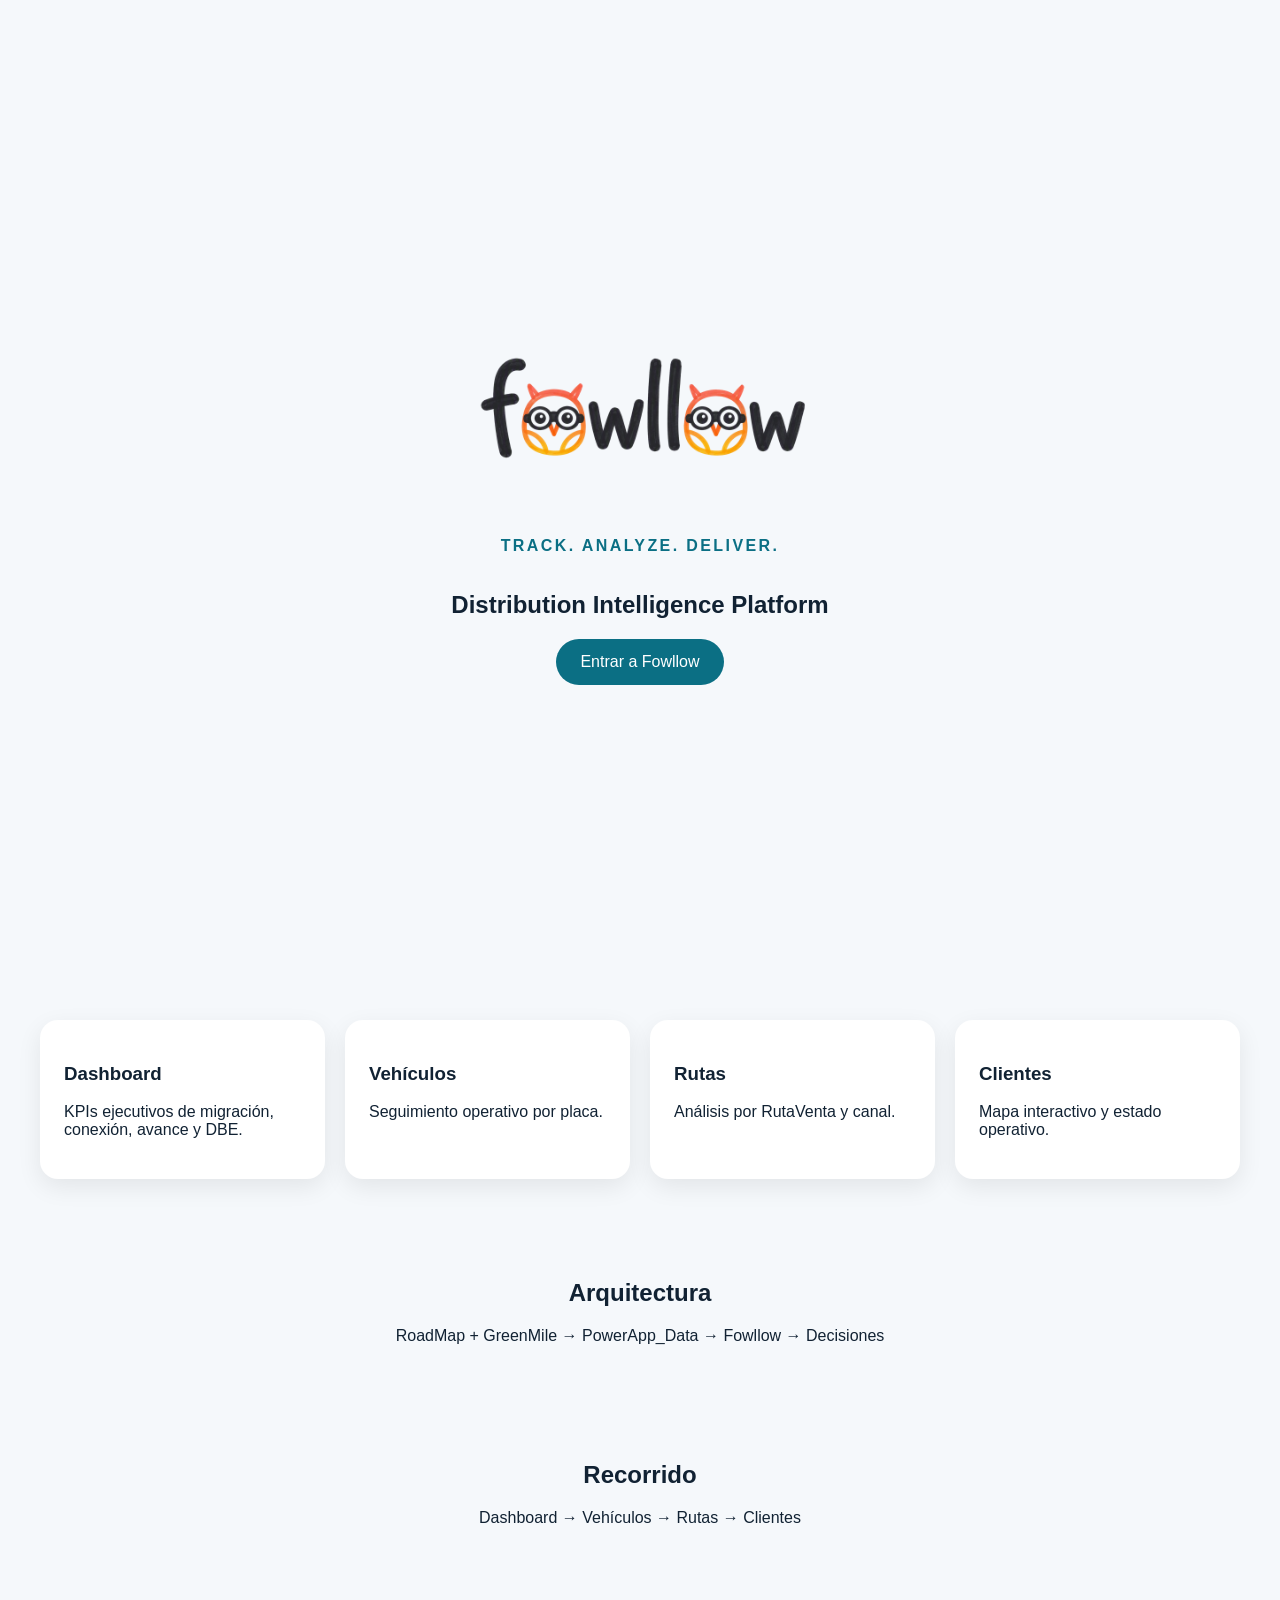
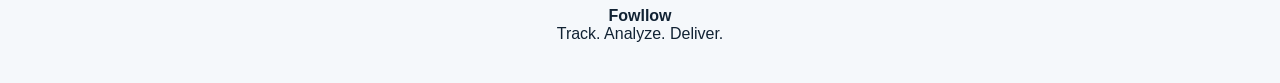
<file: index.html>
<!DOCTYPE html>
<html lang="es">
<head>
<meta charset="UTF-8">
<meta name="viewport" content="width=device-width, initial-scale=1">
<link rel="icon" type="image/png" href="assets/img/favicon.png">
<title>Fowllow | Distribution Intelligence</title>
<link rel="stylesheet" href="assets/css/index.css">
</head>
<body>
<section class="hero">
<img src="assets/img/Ofowllow.png" alt="Fowllow" class="logo">
<p class="tag">Track. Analyze. Deliver.</p>
<h1>Distribution Intelligence Platform</h1>
<a class="cta" href="pages/dashboard.html">Entrar a Fowllow</a>
</section>
<section class="features">
<div class="card"><h3>Dashboard</h3><p>KPIs ejecutivos de migración, conexión, avance y DBE.</p></div>
<div class="card"><h3>Vehículos</h3><p>Seguimiento operativo por placa.</p></div>
<div class="card"><h3>Rutas</h3><p>Análisis por RutaVenta y canal.</p></div>
<div class="card"><h3>Clientes</h3><p>Mapa interactivo y estado operativo.</p></div>
</section>
<section class="architecture">
<h2>Arquitectura</h2>
<p>RoadMap + GreenMile → PowerApp_Data → Fowllow → Decisiones</p>
</section>
<section class="journey">
<h2>Recorrido</h2>
<div>Dashboard → Vehículos → Rutas → Clientes</div>
</section>
<footer>
<strong>Fowllow</strong><br>
Track. Analyze. Deliver.
</footer>
</body>
</html>
</file>
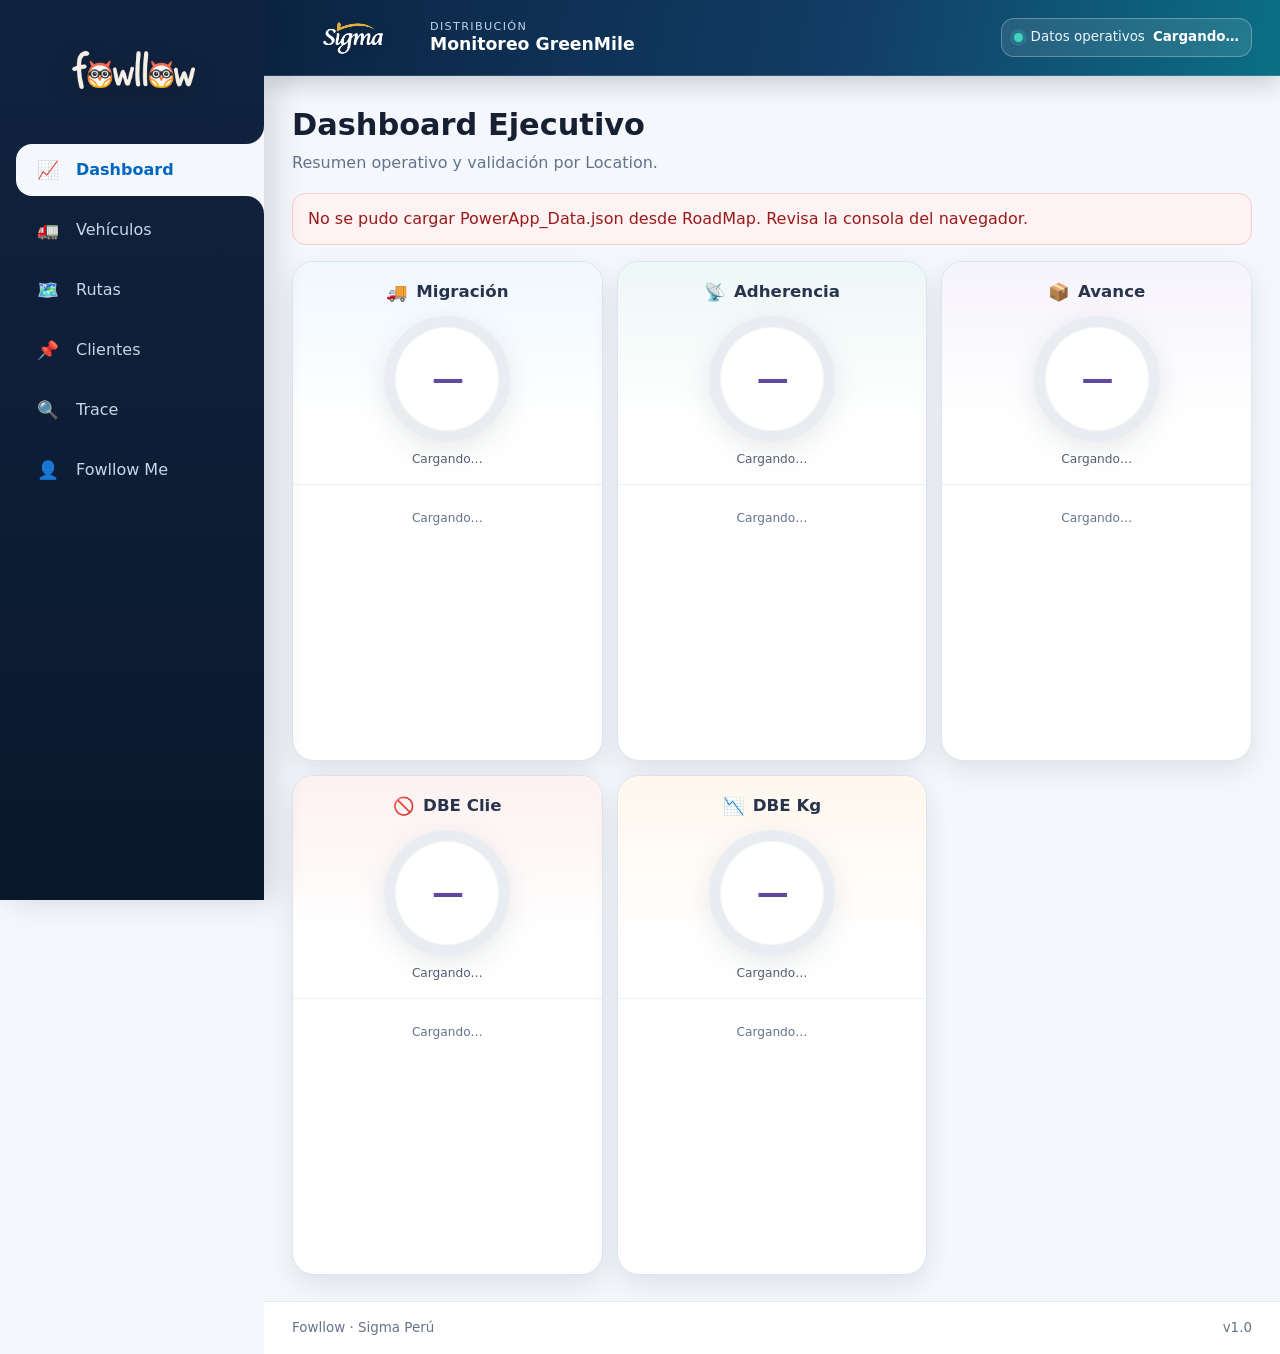
<file: pages/dashboard.html>
<!DOCTYPE html>
<html lang="es">
<head>
  <meta charset="UTF-8">
  <meta name="viewport" content="width=device-width,initial-scale=1">
  <link rel="icon" type="image/png" href="../assets/img/favicon.png">
  <meta name="description" content="Dashboard operativo GreenMile y RoadMap">
  <title>Dashboard | Monitoreo GreenMile</title>
  <link rel="stylesheet" href="../components/theme.css?v=9">
  <link rel="stylesheet" href="../components/main.css?v=9">
  <link rel="stylesheet" href="../components/layout.css?v=9">
  <link rel="stylesheet" href="../components/components.css?v=9">
  <link rel="stylesheet" href="../assets/css/sidebar-notch.css?v=9">
  <link rel="stylesheet" href="../assets/css/dashboard.css?v=9">
</head>
<body data-page="dashboard">
  <div id="sidebar"></div>
  <div class="gm-shell">
    <div id="navbar"></div>
    <main class="gm-content">
      <header class="gm-heading"><h1>Dashboard Ejecutivo</h1><p>Resumen operativo y validación por Location.</p></header>
      <div id="dashboardError" class="gm-alert" role="alert" hidden></div>
      <section class="gm-kpi-grid" aria-label="Indicadores principales">
        <article class="gm-kpi-card gm-kpi-card--migration"><header class="gm-kpi-card__summary"><h2 class="gm-kpi-card__title"><span class="gm-kpi-card__icon" aria-hidden="true">🚚</span>Migración</h2><div id="migrationGauge" class="gm-gauge"><p id="migrationValue" class="gm-gauge__value">—</p></div><p id="migrationDetail" class="gm-kpi-card__detail">Cargando…</p></header><div id="migrationBreakdown" class="gm-breakdown"><p class="gm-empty">Cargando…</p></div></article>
        <article class="gm-kpi-card gm-kpi-card--connection"><header class="gm-kpi-card__summary"><h2 class="gm-kpi-card__title"><span class="gm-kpi-card__icon" aria-hidden="true">📡</span>Adherencia</h2><div id="connectionGauge" class="gm-gauge"><p id="connectionValue" class="gm-gauge__value">—</p></div><p id="connectionDetail" class="gm-kpi-card__detail">Cargando…</p></header><div id="connectionBreakdown" class="gm-breakdown"><p class="gm-empty">Cargando…</p></div></article>
        <article class="gm-kpi-card gm-kpi-card--progress"><header class="gm-kpi-card__summary"><h2 class="gm-kpi-card__title"><span class="gm-kpi-card__icon" aria-hidden="true">📦</span>Avance</h2><div id="progressGauge" class="gm-gauge"><p id="progressValue" class="gm-gauge__value">—</p></div><p id="progressDetail" class="gm-kpi-card__detail">Cargando…</p></header><div id="progressBreakdown" class="gm-breakdown"><p class="gm-empty">Cargando…</p></div></article>
        <article class="gm-kpi-card gm-kpi-card--client"><header class="gm-kpi-card__summary"><h2 class="gm-kpi-card__title"><span class="gm-kpi-card__icon" aria-hidden="true">🚫</span>DBE Clie</h2><div id="dbeClientGauge" class="gm-gauge"><p id="dbeClientValue" class="gm-gauge__value">—</p></div><p id="dbeClientDetail" class="gm-kpi-card__detail">Cargando…</p></header><div id="dbeClientBreakdown" class="gm-breakdown"><p class="gm-empty">Cargando…</p></div></article>
        <article class="gm-kpi-card gm-kpi-card--kg"><header class="gm-kpi-card__summary"><h2 class="gm-kpi-card__title"><span class="gm-kpi-card__icon" aria-hidden="true">📉</span>DBE Kg</h2><div id="dbeKgGauge" class="gm-gauge"><p id="dbeKgValue" class="gm-gauge__value">—</p></div><p id="dbeKgDetail" class="gm-kpi-card__detail">Cargando…</p></header><div id="dbeKgBreakdown" class="gm-breakdown"><p class="gm-empty">Cargando…</p></div></article>
      </section>
    </main>
    <div id="footer"></div>
  </div>
  <script src="../assets/js/load-components.js?v=9"></script>
  <script type="module" src="../assets/js/dashboard.js?v=9"></script>
</body>
</html>
</file>
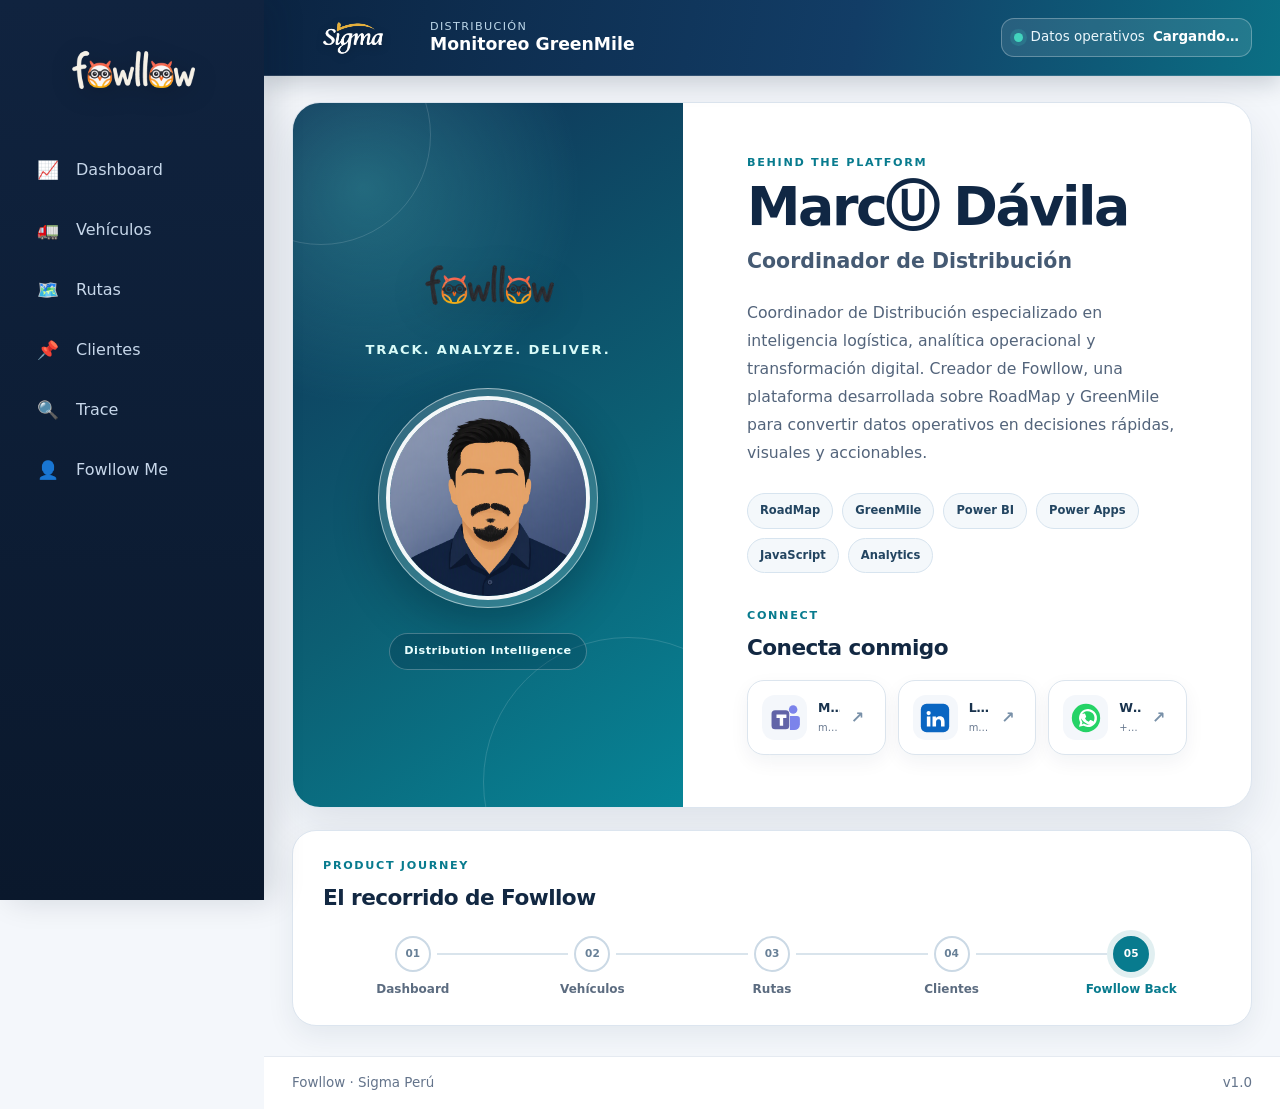
<file: pages/fowllow-back.html>
<!DOCTYPE html>
<html lang="es">
<head>
  <meta charset="UTF-8">
  <meta name="viewport" content="width=device-width, initial-scale=1">
  <meta name="description" content="Perfil del creador de Fowllow y canales de contacto.">
  <title>Fowllow Back | Monitoreo GreenMile</title>
  <link rel="stylesheet" href="../components/theme.css?v=back-final">
  <link rel="stylesheet" href="../components/main.css?v=back-final">
  <link rel="stylesheet" href="../components/layout.css?v=back-final">
  <link rel="stylesheet" href="../components/components.css?v=back-final">
  <link rel="stylesheet" href="../assets/css/sidebar-notch.css?v=back-final">
  <link rel="stylesheet" href="../assets/css/fowllow-back.css?v=back-final">
</head>
<body data-page="fowllow-back">
  <div id="sidebar"></div>
  <div class="gm-shell">
    <div id="navbar"></div>

    <main class="gm-content fb-page">
      <section class="fb-card" aria-labelledby="profileName">
        <div class="fb-card__visual">
          <img class="fb-logo" src="../assets/img/Ofowllow.png" alt="Fowllow">
          <p class="fb-tag">Track. Analyze. Deliver.</p>

          <div class="fb-avatar-shell">
            <img src="../assets/img/Avatar.png" alt="Avatar de MarcⓊ Dávila" class="fb-avatar">
          </div>
          <span class="fb-signature">Distribution Intelligence</span>
        </div>

        <div class="fb-card__content">
          <p class="fb-kicker">Behind the platform</p>
          <h1 id="profileName">MarcⓊ Dávila</h1>
          <p class="fb-role">Coordinador de Distribución</p>

          <p class="fb-description">Coordinador de Distribución especializado en inteligencia logística, analítica operacional y transformación digital. Creador de Fowllow, una plataforma desarrollada sobre RoadMap y GreenMile para convertir datos operativos en decisiones rápidas, visuales y accionables.</p>

          <div class="fb-stack" aria-label="Tecnologías de Fowllow">
            <span>RoadMap</span>
            <span>GreenMile</span>
            <span>Power BI</span>
            <span>Power Apps</span>
            <span>JavaScript</span>
            <span>Analytics</span>
          </div>

          <section class="fb-connect" aria-labelledby="connectTitle">
            <p class="fb-kicker">Connect</p>
            <h2 id="connectTitle">Conecta conmigo</h2>

            <div class="fb-contact-grid">
              <a class="fb-contact fb-contact--teams" href="https://teams.microsoft.com/l/chat/0/0?users=mdavilab@sigma-alimentos.com" target="_blank" rel="noopener noreferrer" aria-label="Abrir Microsoft Teams">
                <span class="fb-contact__icon" aria-hidden="true">
                  <svg viewBox="0 0 48 48">
                    <rect x="5" y="13" width="25" height="27" rx="5" fill="#6264A7"/>
                    <path d="M12 19h14v5h-4.6v11h-4.8V24H12z" fill="#fff"/>
                    <circle cx="35.5" cy="12" r="6" fill="#7B83EB"/>
                    <path d="M31 21h10a4 4 0 0 1 4 4v8a8 8 0 0 1-8 8h-6z" fill="#7B83EB"/>
                  </svg>
                </span>
                <span class="fb-contact__text"><strong>Microsoft Teams</strong><small>mdavilab@sigma-alimentos.com</small></span>
                <span class="fb-contact__arrow" aria-hidden="true">↗</span>
              </a>

              <a class="fb-contact fb-contact--linkedin" href="https://www.linkedin.com/in/marco-davila-barrios" target="_blank" rel="noopener noreferrer" aria-label="Abrir LinkedIn">
                <span class="fb-contact__icon" aria-hidden="true">
                  <svg viewBox="0 0 48 48">
                    <rect x="4" y="4" width="40" height="40" rx="8" fill="#0A66C2"/>
                    <circle cx="15" cy="17" r="3" fill="#fff"/>
                    <path d="M12.5 22h5v14h-5zm8 0h4.8v1.9c1.4-1.8 3.2-2.5 5.5-2.5 5 0 6.7 3.2 6.7 8.1V36h-5v-5.8c0-2.8-.6-4.6-3.3-4.6-3 0-3.7 2.1-3.7 4.9V36h-5z" fill="#fff"/>
                  </svg>
                </span>
                <span class="fb-contact__text"><strong>LinkedIn</strong><small>marco-davila-barrios</small></span>
                <span class="fb-contact__arrow" aria-hidden="true">↗</span>
              </a>

              <a class="fb-contact fb-contact--whatsapp" href="https://wa.me/51946397037" target="_blank" rel="noopener noreferrer" aria-label="Abrir WhatsApp">
                <span class="fb-contact__icon" aria-hidden="true">
                  <svg viewBox="0 0 48 48">
                    <circle cx="24" cy="24" r="20" fill="#25D366"/>
                    <path d="M14.1 36.3l1.7-6A12.7 12.7 0 1 1 20.5 35zm6.7-4.7.4.2a9.5 9.5 0 1 0-2.4-2.3l.3.5-.9 3.1z" fill="#fff"/>
                    <path d="M20.1 18.5c.3-.7.7-.7 1.1-.7h.8c.3 0 .6.1.8.7l1.3 3.1c.2.5.1.8-.2 1.2l-1 1.2c-.3.3-.2.6 0 1 1 1.7 2.4 3.1 4.2 4 .4.2.7.2 1-.2l1.5-1.8c.3-.4.7-.4 1.1-.2l3 1.4c.5.2.7.4.7.7 0 .5-.3 2.6-1.7 3.6-1.1.8-2.5 1.2-4 .8-1.1-.3-4.9-1.5-8.2-4.5-2.6-2.3-4.3-5.2-4.8-6.1-.5-.9-.1-3.3.4-4.2z" fill="#fff"/>
                  </svg>
                </span>
                <span class="fb-contact__text"><strong>WhatsApp</strong><small>+51 946 397 037</small></span>
                <span class="fb-contact__arrow" aria-hidden="true">↗</span>
              </a>
            </div>
          </section>
        </div>
      </section>

      <section class="fb-journey" aria-labelledby="journeyTitle">
        <div>
          <p class="fb-kicker">Product journey</p>
          <h2 id="journeyTitle">El recorrido de Fowllow</h2>
        </div>
        <ol class="fb-timeline">
          <li><span>01</span><strong>Dashboard</strong></li>
          <li><span>02</span><strong>Vehículos</strong></li>
          <li><span>03</span><strong>Rutas</strong></li>
          <li><span>04</span><strong>Clientes</strong></li>
          <li class="is-current"><span>05</span><strong>Fowllow Back</strong></li>
        </ol>
      </section>
    </main>

    <div id="footer"></div>
  </div>

  <script src="../assets/js/load-components.js?v=back-final"></script>
</body>
</html>
</file>
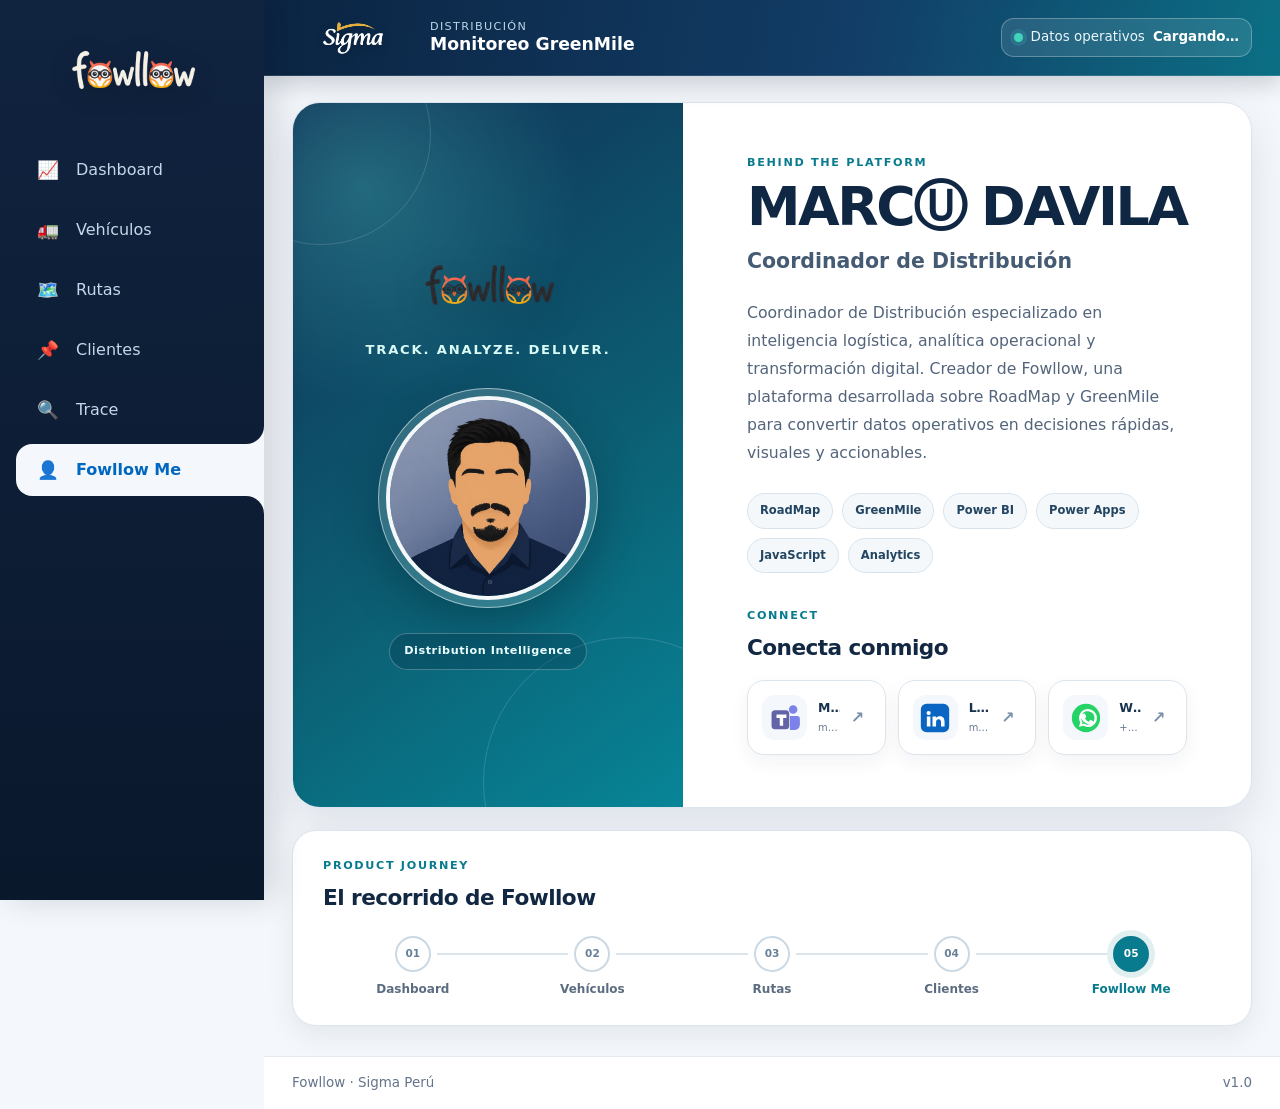
<file: pages/fowllow-me.html>
<!DOCTYPE html>
<html lang="es">
<head>
  <meta charset="UTF-8">
  <meta name="viewport" content="width=device-width, initial-scale=1">
  <link rel="icon" type="image/png" href="../assets/img/favicon.png">
  <meta name="description" content="Perfil del creador de Fowllow y canales de contacto.">
  <title>Fowllow Me | Monitoreo GreenMile</title>
  <link rel="stylesheet" href="../components/theme.css?v=back-final">
  <link rel="stylesheet" href="../components/main.css?v=back-final">
  <link rel="stylesheet" href="../components/layout.css?v=back-final">
  <link rel="stylesheet" href="../components/components.css?v=back-final">
  <link rel="stylesheet" href="../assets/css/sidebar-notch.css?v=back-final">
  <link rel="stylesheet" href="../assets/css/fowllow-me.css?v=back-final">
</head>
<body data-page="fowllow-me">
  <div id="sidebar"></div>
  <div class="gm-shell">
    <div id="navbar"></div>

    <main class="gm-content fb-page">
      <section class="fb-card" aria-labelledby="profileName">
        <div class="fb-card__visual">
          <img class="fb-logo" src="../assets/img/Ofowllow.png" alt="Fowllow">
          <p class="fb-tag">Track. Analyze. Deliver.</p>

          <div class="fb-avatar-shell">
            <img src="../assets/img/Avatar.png" alt="Avatar de MarcⓊ Dávila" class="fb-avatar">
          </div>
          <span class="fb-signature">Distribution Intelligence</span>
        </div>

        <div class="fb-card__content">
          <p class="fb-kicker">Behind the platform</p>
          <h1 id="profileName">MARCⓊ DAVILA</h1>
          <p class="fb-role">Coordinador de Distribución</p>

          <p class="fb-description">Coordinador de Distribución especializado en inteligencia logística, analítica operacional y transformación digital. Creador de Fowllow, una plataforma desarrollada sobre RoadMap y GreenMile para convertir datos operativos en decisiones rápidas, visuales y accionables.</p>

          <div class="fb-stack" aria-label="Tecnologías de Fowllow">
            <span>RoadMap</span>
            <span>GreenMile</span>
            <span>Power BI</span>
            <span>Power Apps</span>
            <span>JavaScript</span>
            <span>Analytics</span>
          </div>

          <section class="fb-connect" aria-labelledby="connectTitle">
            <p class="fb-kicker">Connect</p>
            <h2 id="connectTitle">Conecta conmigo</h2>

            <div class="fb-contact-grid">
              <a class="fb-contact fb-contact--teams" href="https://teams.microsoft.com/l/chat/0/0?users=mdavilab@sigma-alimentos.com" target="_blank" rel="noopener noreferrer" aria-label="Abrir Microsoft Teams">
                <span class="fb-contact__icon" aria-hidden="true">
                  <svg viewBox="0 0 48 48">
                    <rect x="5" y="13" width="25" height="27" rx="5" fill="#6264A7"/>
                    <path d="M12 19h14v5h-4.6v11h-4.8V24H12z" fill="#fff"/>
                    <circle cx="35.5" cy="12" r="6" fill="#7B83EB"/>
                    <path d="M31 21h10a4 4 0 0 1 4 4v8a8 8 0 0 1-8 8h-6z" fill="#7B83EB"/>
                  </svg>
                </span>
                <span class="fb-contact__text"><strong>Microsoft Teams</strong><small>mdavilab@sigma-alimentos.com</small></span>
                <span class="fb-contact__arrow" aria-hidden="true">↗</span>
              </a>

              <a class="fb-contact fb-contact--linkedin" href="https://www.linkedin.com/in/marco-davila-barrios" target="_blank" rel="noopener noreferrer" aria-label="Abrir LinkedIn">
                <span class="fb-contact__icon" aria-hidden="true">
                  <svg viewBox="0 0 48 48">
                    <rect x="4" y="4" width="40" height="40" rx="8" fill="#0A66C2"/>
                    <circle cx="15" cy="17" r="3" fill="#fff"/>
                    <path d="M12.5 22h5v14h-5zm8 0h4.8v1.9c1.4-1.8 3.2-2.5 5.5-2.5 5 0 6.7 3.2 6.7 8.1V36h-5v-5.8c0-2.8-.6-4.6-3.3-4.6-3 0-3.7 2.1-3.7 4.9V36h-5z" fill="#fff"/>
                  </svg>
                </span>
                <span class="fb-contact__text"><strong>LinkedIn</strong><small>marco-davila-barrios</small></span>
                <span class="fb-contact__arrow" aria-hidden="true">↗</span>
              </a>

              <a class="fb-contact fb-contact--whatsapp" href="https://wa.me/51946397037" target="_blank" rel="noopener noreferrer" aria-label="Abrir WhatsApp">
                <span class="fb-contact__icon" aria-hidden="true">
                  <svg viewBox="0 0 48 48">
                    <circle cx="24" cy="24" r="20" fill="#25D366"/>
                    <path d="M14.1 36.3l1.7-6A12.7 12.7 0 1 1 20.5 35zm6.7-4.7.4.2a9.5 9.5 0 1 0-2.4-2.3l.3.5-.9 3.1z" fill="#fff"/>
                    <path d="M20.1 18.5c.3-.7.7-.7 1.1-.7h.8c.3 0 .6.1.8.7l1.3 3.1c.2.5.1.8-.2 1.2l-1 1.2c-.3.3-.2.6 0 1 1 1.7 2.4 3.1 4.2 4 .4.2.7.2 1-.2l1.5-1.8c.3-.4.7-.4 1.1-.2l3 1.4c.5.2.7.4.7.7 0 .5-.3 2.6-1.7 3.6-1.1.8-2.5 1.2-4 .8-1.1-.3-4.9-1.5-8.2-4.5-2.6-2.3-4.3-5.2-4.8-6.1-.5-.9-.1-3.3.4-4.2z" fill="#fff"/>
                  </svg>
                </span>
                <span class="fb-contact__text"><strong>WhatsApp</strong><small>+51 946 397 037</small></span>
                <span class="fb-contact__arrow" aria-hidden="true">↗</span>
              </a>
            </div>
          </section>
        </div>
      </section>

      <section class="fb-journey" aria-labelledby="journeyTitle">
        <div>
          <p class="fb-kicker">Product journey</p>
          <h2 id="journeyTitle">El recorrido de Fowllow</h2>
        </div>
        <ol class="fb-timeline">
          <li><span>01</span><strong>Dashboard</strong></li>
          <li><span>02</span><strong>Vehículos</strong></li>
          <li><span>03</span><strong>Rutas</strong></li>
          <li><span>04</span><strong>Clientes</strong></li>
          <li class="is-current"><span>05</span><strong>Fowllow Me</strong></li>
        </ol>
      </section>
    </main>

    <div id="footer"></div>
  </div>

  <script src="../assets/js/load-components.js?v=back-final"></script>
</body>
</html>
</file>
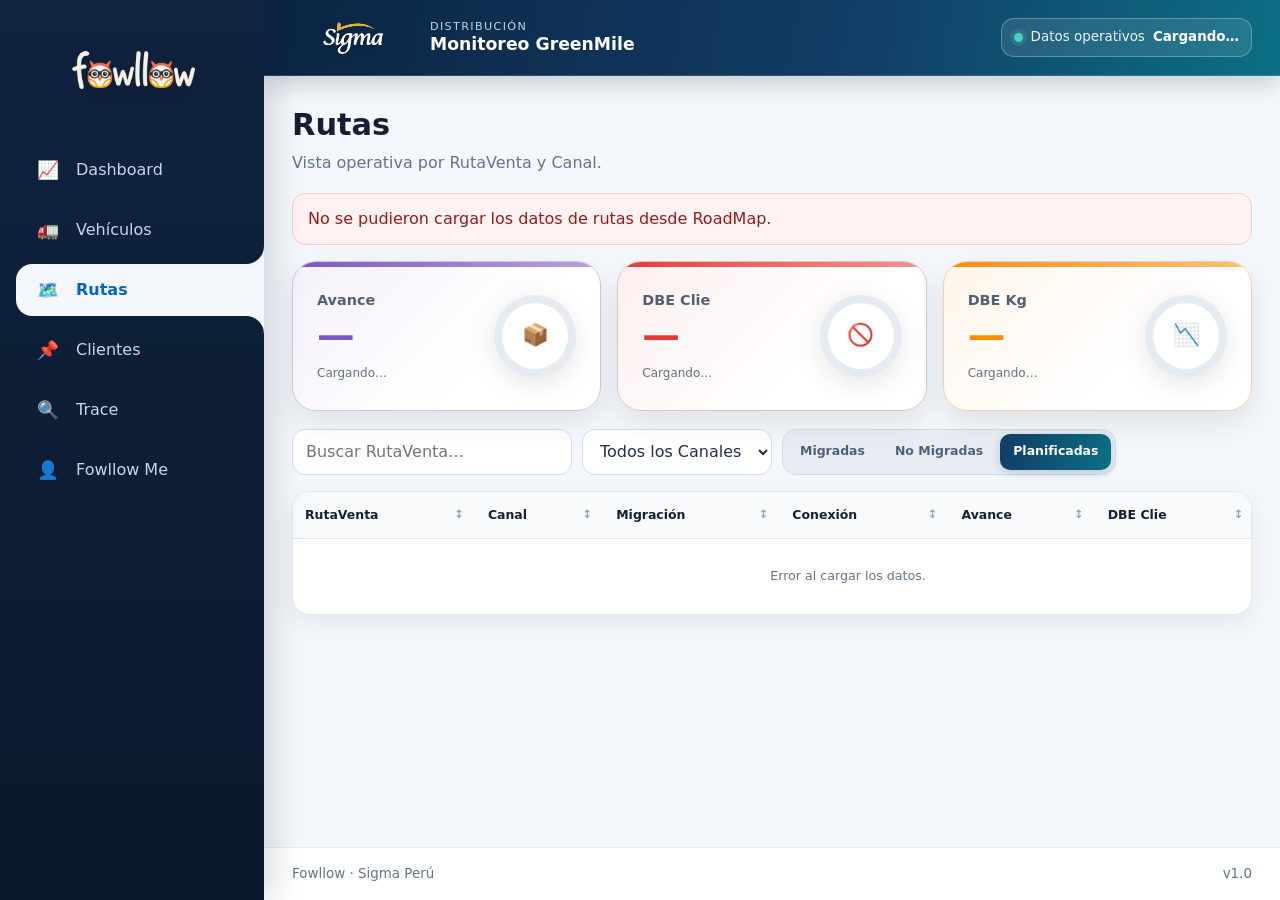
<file: pages/rutas.html>
<!DOCTYPE html>
<html lang="es">
<head>
  <meta charset="UTF-8">
  <meta name="viewport" content="width=device-width, initial-scale=1">
  <link rel="icon" type="image/png" href="../assets/img/favicon.png">
  <meta name="description" content="Vista operativa de rutas de GreenMile y RoadMap">
  <title>Rutas | Monitoreo GreenMile</title>
  <link rel="stylesheet" href="../components/theme.css?v=11-1">
  <link rel="stylesheet" href="../components/main.css?v=11-1">
  <link rel="stylesheet" href="../components/layout.css?v=11-1">
  <link rel="stylesheet" href="../components/components.css?v=11-1">
  <link rel="stylesheet" href="../assets/css/sidebar-notch.css?v=11-1">
  <link rel="stylesheet" href="../assets/css/rutas.css?v=11-1">
</head>
<body data-page="rutas">
  <div id="sidebar"></div>
  <div class="gm-shell">
    <div id="navbar"></div>
    <main class="gm-content">
      <header class="gm-heading">
        <h1>Rutas</h1>
        <p>Vista operativa por RutaVenta y Canal.</p>
      </header>

      <div id="routesError" class="gm-alert" role="alert" hidden></div>

      <section class="rt-kpis" aria-label="Indicadores de rutas filtradas">
        <article class="rt-kpi rt-kpi--progress">
          <div class="rt-kpi__copy">
            <span>Avance</span>
            <strong id="avgProgress">—</strong>
            <small id="progressRatio">Cargando…</small>
          </div>
          <div id="progressGauge" class="rt-kpi__gauge" aria-hidden="true"><span>📦</span></div>
        </article>
        <article class="rt-kpi rt-kpi--client">
          <div class="rt-kpi__copy">
            <span>DBE Clie</span>
            <strong id="dbeClient">—</strong>
            <small id="dbeClientRatio">Cargando…</small>
          </div>
          <div id="dbeClientGauge" class="rt-kpi__gauge" aria-hidden="true"><span>🚫</span></div>
        </article>
        <article class="rt-kpi rt-kpi--kg">
          <div class="rt-kpi__copy">
            <span>DBE Kg</span>
            <strong id="dbeKg">—</strong>
            <small id="dbeKgRatio">Cargando…</small>
          </div>
          <div id="dbeKgGauge" class="rt-kpi__gauge" aria-hidden="true"><span>📉</span></div>
        </article>
      </section>

      <section class="rt-toolbar" aria-label="Filtros de rutas">
        <label class="rt-search">
          <span class="rt-sr-only">Buscar ruta</span>
          <input id="routeSearch" type="search" placeholder="Buscar RutaVenta…" autocomplete="off">
        </label>
        <label>
          <span class="rt-sr-only">Filtrar por canal</span>
          <select id="channelFilter"><option value="">Todos los Canales</option></select>
        </label>
        <div class="rt-segmented" role="group" aria-label="Alcance de rutas">
          <button type="button" class="rt-segmented__button" data-scope="MIGRADAS" aria-pressed="false">Migradas</button>
          <button type="button" class="rt-segmented__button" data-scope="NO_MIGRADAS" aria-pressed="false">No Migradas</button>
          <button type="button" class="rt-segmented__button is-active" data-scope="PLANIFICADAS" aria-pressed="true">Planificadas</button>
        </div>
        <span id="visibleCount" class="rt-visible-count"></span>
      </section>

      <section class="rt-table-wrap" aria-label="Detalle por ruta">
        <table class="rt-table">
          <thead><tr>
            <th><button class="rt-sort" data-sort="routeKey">RutaVenta <span>↕</span></button></th>
            <th><button class="rt-sort" data-sort="channel">Canal <span>↕</span></button></th>
            <th><button class="rt-sort" data-sort="migration">Migración <span>↕</span></button></th>
            <th><button class="rt-sort" data-sort="connection">Conexión <span>↕</span></button></th>
            <th><button class="rt-sort" data-sort="progress">Avance <span>↕</span></button></th>
            <th><button class="rt-sort" data-sort="dbeClient">DBE Clie <span>↕</span></button></th>
            <th><button class="rt-sort" data-sort="dbeKg">DBE Kg <span>↕</span></button></th>
          </tr></thead>
          <tbody id="routeTable"><tr><td colspan="7" class="rt-empty">Cargando datos…</td></tr></tbody>
        </table>
      </section>
    </main>
    <div id="footer"></div>
  </div>
  <script src="../assets/js/load-components.js?v=11-1"></script>
  <script type="module" src="../assets/js/rutas.js?v=11-1"></script>
</body>
</html>
</file>
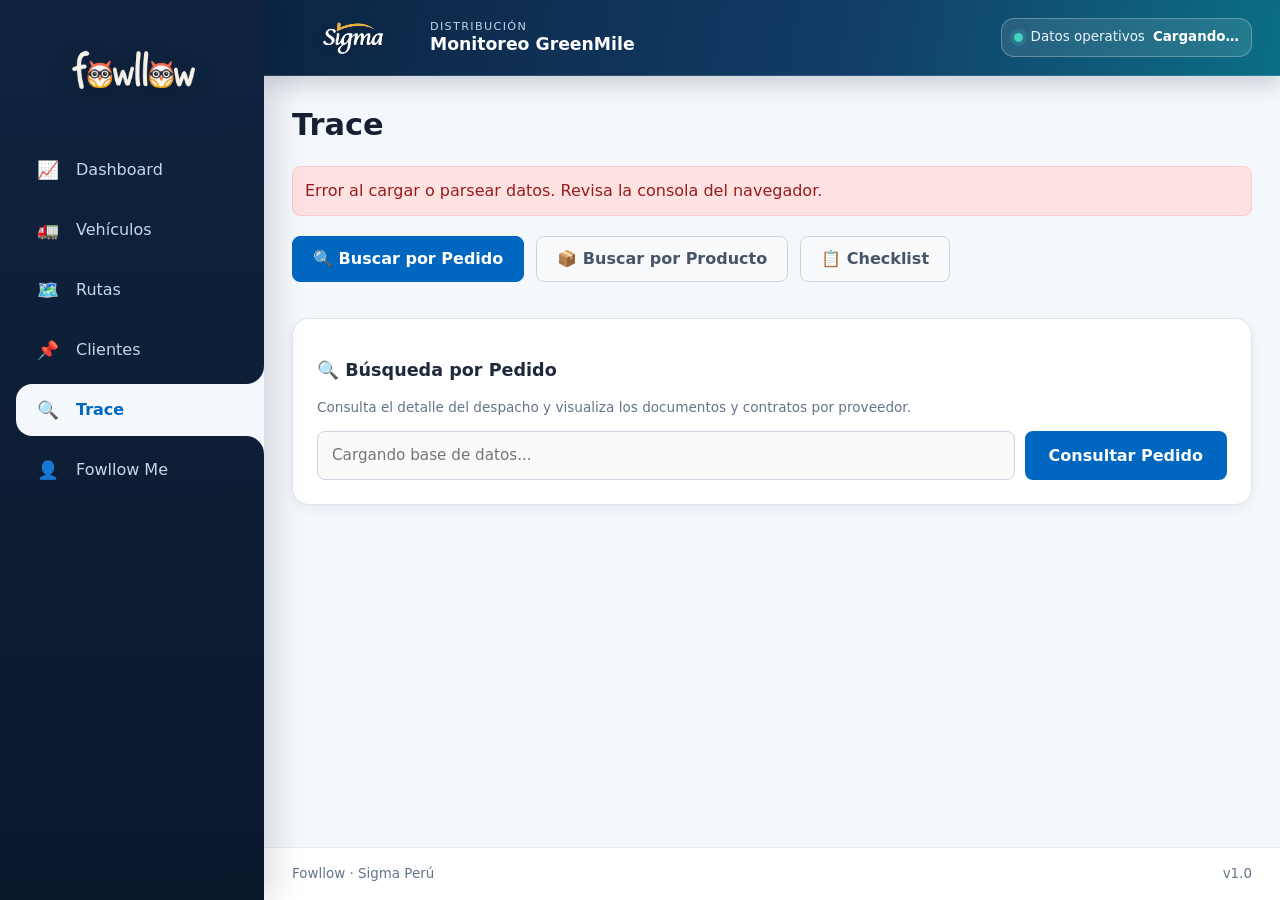
<file: pages/trace.html>
<!DOCTYPE html>
<html lang="es">
<head>
  <meta charset="UTF-8">
  <meta name="viewport" content="width=device-width,initial-scale=1">
  <link rel="icon" type="image/png" href="../assets/img/favicon.png">
  <meta name="description" content="Trazabilidad y Auditoría Operativa - Fowllow Trace">
  <title>Trace | Fowllow</title>
  <link rel="stylesheet" href="../components/theme.css?v=9">
  <link rel="stylesheet" href="../components/main.css?v=9">
  <link rel="stylesheet" href="../components/layout.css?v=9">
  <link rel="stylesheet" href="../components/components.css?v=9">
  <link rel="stylesheet" href="../assets/css/sidebar-notch.css?v=9">
  <link rel="stylesheet" href="../assets/css/dashboard.css?v=9">
  <style>
    .trace-container { display: grid; gap: 20px; margin-top: 20px; }
    .trace-card { background: var(--gm-surface, #fff); border: 1px solid #dde4ed; border-radius: 16px; padding: 24px; box-shadow: 0 4px 12px rgba(15,23,42,.05); display: none; }
    .trace-card.active { display: block; }
    .trace-form-group { display: flex; gap: 10px; margin-top: 12px; flex-wrap: wrap; position: relative; }
    .trace-input { flex: 1; min-width: 260px; padding: 12px 14px; border: 1px solid #cbd5e1; border-radius: 8px; font-size: 0.95rem; outline: none; }
    .trace-input:focus { border-color: var(--gm-blue, #2563eb); box-shadow: 0 0 0 3px rgba(37, 99, 235, 0.1); }
    .trace-btn { padding: 12px 24px; background: var(--gm-blue, #2563eb); color: #fff; border: none; border-radius: 8px; font-weight: 600; cursor: pointer; transition: opacity 0.2s; }
    .trace-btn:hover { opacity: 0.9; }
    .autocomplete-list { position: absolute; top: 100%; left: 0; right: 0; background: #fff; border: 1px solid #cbd5e1; border-radius: 8px; max-height: 220px; overflow-y: auto; z-index: 10; box-shadow: 0 8px 20px rgba(15,23,42,0.1); margin-top: 4px; }
    .autocomplete-item { padding: 10px 14px; cursor: pointer; font-size: 0.9rem; border-bottom: 1px solid #f1f5f9; color: #1e293b; }
    .autocomplete-item:hover { background: #f8fafc; color: var(--gm-blue, #2563eb); }
    
    .result-box { margin-top: 16px; display: none; }
    
    .table-responsive { width: 100%; overflow-x: auto; margin-top: 12px; border-radius: 8px; border: 1px solid #e2e8f0; }
    .gm-table { width: 100%; border-collapse: collapse; text-align: left; font-size: 0.9rem; background: #fff; }
    .gm-table th { background: #f1f5f9; color: #334155; padding: 10px 12px; font-weight: 700; border-bottom: 1px solid #e2e8f0; }
    .gm-table td { padding: 10px 12px; border-bottom: 1px solid #f1f5f9; color: #475569; vertical-align: middle; }
    .gm-table tr:last-child td { border-bottom: none; }

    .doc-icons { display: flex; gap: 6px; align-items: center; justify-content: center; }
    .pdf-icon-btn { display: inline-flex; align-items: center; justify-content: center; width: 32px; height: 32px; border-radius: 6px; font-size: 1rem; text-decoration: none; cursor: pointer; border: 1px solid transparent; transition: transform 0.2s, opacity 0.2s; }
    .pdf-icon-btn--fumigacion { background: #dbeafe; border-color: #bfdbfe; }
    .pdf-icon-btn--mantenimiento { background: #fef3c7; border-color: #fde68a; }
    .pdf-icon-btn--limpieza { background: #d1fae5; border-color: #a7f3d0; }
    .pdf-icon-btn--condicion { background: #f3e8ff; border-color: #e9d5ff; }
    .pdf-icon-btn--contratos { background: #fee2e2; border-color: #fecaca; }
    .pdf-icon-btn:hover { transform: scale(1.1); opacity: 0.9; }

    .status-badge { font-weight: 700; font-size: 1rem; }
    
    .trace-mode-selector { display: flex; gap: 12px; margin-bottom: 16px; flex-wrap: wrap; }
    .trace-mode-btn { padding: 10px 20px; border: 1px solid #cbd5e1; background: #f8fafc; color: #475569; border-radius: 8px; font-weight: 600; cursor: pointer; transition: all 0.2s; }
    .trace-mode-btn.active { background: var(--gm-blue, #2563eb); color: #fff; border-color: var(--gm-blue, #2563eb); }

    /* Modal de Previsualización PDF y Directorio */
    .pdf-modal { display: none; position: fixed; inset: 0; background: rgba(15, 23, 42, 0.75); z-index: 1000; place-items: center; padding: 20px; backdrop-filter: blur(4px); }
    .pdf-modal-content { background: #fff; width: 100%; max-width: 850px; height: 85vh; border-radius: 14px; display: flex; flex-direction: column; overflow: hidden; box-shadow: 0 20px 25px -5px rgba(0, 0, 0, 0.1); }
    .pdf-modal-header { display: flex; justify-content: space-between; align-items: center; padding: 14px 20px; background: #f8fafc; border-bottom: 1px solid #e2e8f0; }
    .pdf-modal-header h3 { margin: 0; font-size: 1.05rem; color: #1e293b; }
    .pdf-modal-close { background: transparent; border: none; font-size: 1.5rem; cursor: pointer; color: #64748b; line-height: 1; }
    .pdf-modal-body { flex: 1; background: #e2e8f0; display: flex; position: relative; }
    .pdf-modal-body iframe { width: 100%; height: 100%; border: none; display: none; }
    .pdf-modal-body.single-view iframe { display: block; }
    
    .pdf-directory-view { width: 100%; height: 100%; background: #fff; padding: 20px; overflow-y: auto; display: none; }
    .pdf-modal-body.directory-view .pdf-directory-view { display: block; }
    .contract-list-item { display: flex; justify-content: space-between; align-items: center; padding: 12px 16px; border: 1px solid #e2e8f0; border-radius: 8px; margin-bottom: 8px; background: #f8fafc; transition: background 0.2s; }
    .contract-list-item:hover { background: #f1f5f9; }
    
    .pdf-modal-footer { padding: 12px 20px; background: #f8fafc; border-top: 1px solid #e2e8f0; display: flex; justify-content: flex-end; gap: 10px; }
  </style>
</head>
<body data-page="trace">
  <div id="sidebar"></div>
  <div class="gm-shell">
    <div id="navbar"></div>
    <main class="gm-content">
      <header class="gm-heading">
        <h1>Trace</h1>
        <p></p>
      </header>

      <div id="traceError" class="gm-alert" role="alert" hidden style="background: #fee2e2; color: #991b1b; padding: 12px; border-radius: 8px; margin-bottom: 16px;"></div>

      <div class="trace-container">
        <!-- Selector de Pestañas -->
        <div class="trace-mode-selector">
          <button id="btnModePedido" class="trace-mode-btn active">🔍 Buscar por Pedido</button>
          <button id="btnModeProducto" class="trace-mode-btn">📦 Buscar por Producto</button>
          <button id="btnModeChecklist" class="trace-mode-btn">📋 Checklist</button>
        </div>

        <!-- 1. Búsqueda por Pedido -->
        <section id="sectionPedido" class="trace-card active">
          <h2 style="font-size: 1.1rem; color: #1e293b; margin-bottom: 4px;">🔍 Búsqueda por Pedido</h2>
          <p style="font-size: 0.85rem; color: #64748b;">Consulta el detalle del despacho y visualiza los documentos y contratos por proveedor.</p>
          <div class="trace-form-group">
            <input type="text" id="pedidoInput" class="trace-input" placeholder="Ej. 3033203774...">
            <button id="buscarPedidoBtn" class="trace-btn">Consultar Pedido</button>
          </div>
          <div id="pedidoResult" class="result-box"></div>
        </section>

        <!-- 2. Búsqueda por Producto -->
        <section id="sectionProducto" class="trace-card">
          <h2 style="font-size: 1.1rem; color: #1e293b; margin-bottom: 4px;">📦 Búsqueda por Producto</h2>
          <p style="font-size: 0.85rem; color: #64748b;">Escribe el producto y consulta el resumen consolidado con acceso a documentos.</p>
          <div class="trace-form-group">
            <div style="position: relative; flex: 1; display: flex;">
              <input type="text" id="productoInput" class="trace-input" placeholder="Escribe el nombre del producto..." style="width: 100%;">
              <div id="productoAutocomplete" class="autocomplete-list" style="display: none;"></div>
            </div>
            <button id="buscarProductoBtn" class="trace-btn">Ver Resumen</button>
          </div>
          <div id="productoResult" class="result-box"></div>
        </section>

        <!-- 3. Checklist Auditoría Octubre -->
        <section id="sectionChecklist" class="trace-card">
          <h2 style="font-size: 1.1rem; color: #1e293b; margin-bottom: 4px;">📋 Checklist de Documentos - Flota Octubre</h2>
          <p style="font-size: 0.85rem; color: #64748b;">Resumen automático de placas operativas en octubre (excluyendo RES-CLI y FRT-001) validando Fumigación y Mantenimiento.</p>
          <div id="checklistResult" style="margin-top: 14px;">
            <p>Selecciona la pestaña para verificar la documentación...</p>
          </div>
        </section>
      </div>
    </main>
    <div id="footer"></div>
  </div>

  <!-- Modal / Pop-up Inteligente -->
  <div id="pdfModal" class="pdf-modal">
    <div class="pdf-modal-content">
      <div class="pdf-modal-header">
        <h3 id="pdfModalTitle">Visualizando Documento</h3>
        <button class="pdf-modal-close" id="closePdfModal">&times;</button>
      </div>
      <div id="pdfModalBodyContainer" class="pdf-modal-body single-view">
        <iframe id="pdfViewerFrame" src=""></iframe>
        <div id="pdfDirectoryView" class="pdf-directory-view"></div>
      </div>
      <div class="pdf-modal-footer">
        <button id="backToDirectoryBtn" class="trace-mode-btn" style="display: none; padding: 8px 16px;">← Volver a la lista</button>
        <a id="pdfDownloadBtn" href="" target="_blank" class="trace-btn" style="text-decoration: none; font-size: 0.85rem; padding: 8px 16px;">📥 Descargar PDF</a>
        <button id="closePdfModalBtn" class="trace-mode-btn" style="padding: 8px 16px;">Cerrar</button>
      </div>
    </div>
  </div>

  <script src="../assets/js/load-components.js?v=9"></script>
  <script type="module" src="../assets/js/trace.js?v=9"></script>
</body>
</html>
</file>
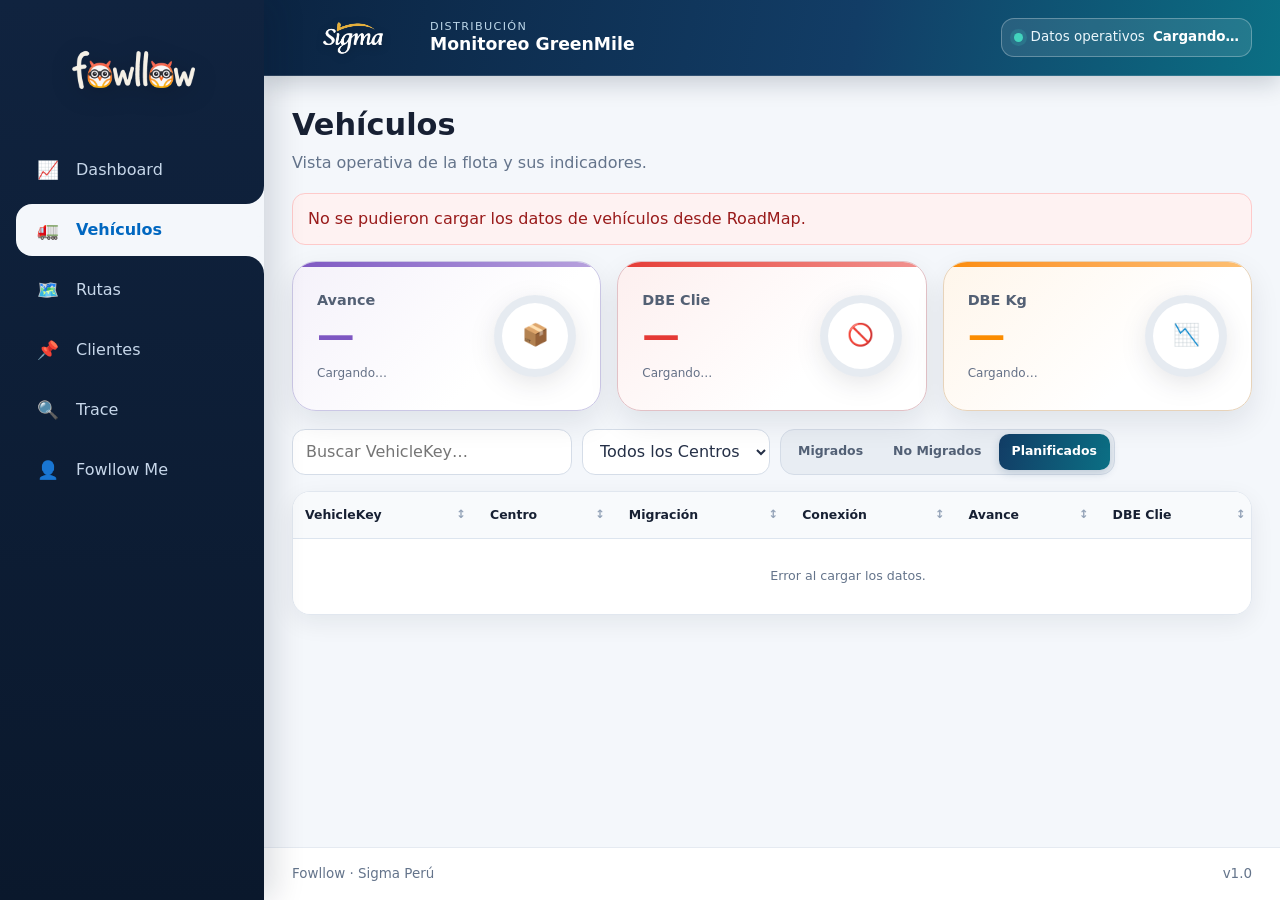
<file: pages/vehiculos.html>
<!DOCTYPE html>
<html lang="es">
<head>
  <meta charset="UTF-8">
  <meta name="viewport" content="width=device-width, initial-scale=1">
  <link rel="icon" type="image/png" href="../assets/img/favicon.png">
  <meta name="description" content="Vista operativa de vehículos de GreenMile y RoadMap">
  <title>Vehículos | Monitoreo GreenMile</title>
  <link rel="stylesheet" href="../components/theme.css?v=10-4">
  <link rel="stylesheet" href="../components/main.css?v=10-4">
  <link rel="stylesheet" href="../components/layout.css?v=10-4">
  <link rel="stylesheet" href="../components/components.css?v=10-4">
  <link rel="stylesheet" href="../assets/css/sidebar-notch.css?v=10-4">
  <link rel="stylesheet" href="../assets/css/vehiculos.css?v=10-4">
</head>
<body data-page="vehiculos">
  <div id="sidebar"></div>
  <div class="gm-shell">
    <div id="navbar"></div>
    <main class="gm-content">
      <header class="gm-heading">
        <h1>Vehículos</h1>
        <p>Vista operativa de la flota y sus indicadores.</p>
      </header>

      <div id="vehiclesError" class="gm-alert" role="alert" hidden></div>

      <section class="vh-kpis" aria-label="Indicadores de vehículos filtrados">
        <article class="vh-kpi vh-kpi--progress">
          <div class="vh-kpi__copy">
            <span>Avance</span>
            <strong id="avgProgress">—</strong>
            <small id="progressRatio">Cargando…</small>
          </div>
          <div id="progressGauge" class="vh-kpi__gauge" aria-hidden="true"><span>📦</span></div>
        </article>
        <article class="vh-kpi vh-kpi--client">
          <div class="vh-kpi__copy">
            <span>DBE Clie</span>
            <strong id="dbeClient">—</strong>
            <small id="dbeClientRatio">Cargando…</small>
          </div>
          <div id="dbeClientGauge" class="vh-kpi__gauge" aria-hidden="true"><span>🚫</span></div>
        </article>
        <article class="vh-kpi vh-kpi--kg">
          <div class="vh-kpi__copy">
            <span>DBE Kg</span>
            <strong id="dbeKg">—</strong>
            <small id="dbeKgRatio">Cargando…</small>
          </div>
          <div id="dbeKgGauge" class="vh-kpi__gauge" aria-hidden="true"><span>📉</span></div>
        </article>
      </section>

      <section class="vh-toolbar" aria-label="Filtros de vehículos">
        <label class="vh-search">
          <span class="vh-sr-only">Buscar vehículo</span>
          <input id="vehicleSearch" type="search" placeholder="Buscar VehicleKey…" autocomplete="off">
        </label>
        <label>
          <span class="vh-sr-only">Filtrar por centro</span>
          <select id="locationFilter"><option value="">Todos los Centros</option></select>
        </label>
        <div class="vh-segmented" role="group" aria-label="Alcance de vehículos">
          <button type="button" class="vh-segmented__button" data-scope="MIGRADOS" aria-pressed="false">Migrados</button>
          <button type="button" class="vh-segmented__button" data-scope="NO_MIGRADOS" aria-pressed="false">No Migrados</button>
          <button type="button" class="vh-segmented__button is-active" data-scope="PLANIFICADOS" aria-pressed="true">Planificados</button>
        </div>
        <span id="visibleCount" class="vh-visible-count"></span>
      </section>

      <section class="vh-table-wrap" aria-label="Detalle por vehículo">
        <table class="vh-table">
          <thead><tr>
            <th><button class="vh-sort" data-sort="vehicleKey">VehicleKey <span>↕</span></button></th>
            <th><button class="vh-sort" data-sort="location">Centro <span>↕</span></button></th>
            <th><button class="vh-sort" data-sort="migration">Migración <span>↕</span></button></th>
            <th><button class="vh-sort" data-sort="connection">Conexión <span>↕</span></button></th>
            <th><button class="vh-sort" data-sort="progress">Avance <span>↕</span></button></th>
            <th><button class="vh-sort" data-sort="dbeClient">DBE Clie <span>↕</span></button></th>
            <th><button class="vh-sort" data-sort="dbeKg">DBE Kg <span>↕</span></button></th>
          </tr></thead>
          <tbody id="vehicleTable"><tr><td colspan="7" class="vh-empty">Cargando datos…</td></tr></tbody>
        </table>
      </section>
    </main>
    <div id="footer"></div>
  </div>
  <script src="../assets/js/load-components.js?v=10-4"></script>
  <script type="module" src="../assets/js/vehiculos.js?v=10-4"></script>
</body>
</html>
</file>
<file: assets/css/index.css>
body{margin:0;font-family:Segoe UI,Arial,sans-serif;background:#f5f8fb;color:#123}.hero{min-height:100vh;display:flex;flex-direction:column;justify-content:center;align-items:center;text-align:center;padding:40px}.logo{max-width:340px}.tag{color:#0b6f84;font-weight:700;letter-spacing:.15em;text-transform:uppercase}.lead{max-width:700px}.cta{background:#0b6f84;color:#fff;text-decoration:none;padding:14px 24px;border-radius:999px}.features{display:grid;grid-template-columns:repeat(auto-fit,minmax(220px,1fr));gap:20px;padding:40px}.card{background:#fff;padding:24px;border-radius:18px;box-shadow:0 8px 24px rgba(0,0,0,.08)}.architecture,.journey,footer{text-align:center;padding:40px}
</file>
<file: components/theme.css>
:root {
  --gm-blue:#0067c0; --gm-navy:#10233f; --gm-navy-dark:#0a182c;
  --gm-bg:#f4f7fb; --gm-surface:#fff; --gm-text:#172033; --gm-muted:#64748b;
  --gm-border:#e5eaf1; --gm-migration:#2196f3; --gm-connection:#009688;
  --gm-progress:#7e57c2; --gm-dbe-client:#e53935; --gm-dbe-kg:#fb8c00;
  --gm-sidebar-width:264px; --gm-shadow:0 8px 24px rgba(15,23,42,.08);
}
</file>
<file: components/main.css>
*,*::before,*::after{box-sizing:border-box}
html{min-width:320px;color-scheme:light}
body{margin:0;min-height:100vh;font-family:"Segoe UI",system-ui,-apple-system,BlinkMacSystemFont,sans-serif;color:var(--gm-text);background:var(--gm-bg);line-height:1.5}
img{display:block;max-width:100%} a{color:inherit} button,input,select{font:inherit}
</file>
<file: components/layout.css>
#sidebar{position:fixed;inset:0 auto 0 0;z-index:30;width:var(--gm-sidebar-width)}
.gm-shell{min-height:100vh;margin-left:var(--gm-sidebar-width);display:flex;flex-direction:column}
#navbar{position:sticky;top:0;z-index:20}.gm-content{flex:1;padding:26px 28px}#footer{margin-top:auto}
@media(max-width:860px){#sidebar{position:static;width:100%}.gm-shell{margin-left:0}.gm-content{padding:18px}}
</file>
<file: components/components.css>
.gm-navbar{
  min-height:76px;display:flex;align-items:center;justify-content:space-between;gap:20px;
  padding:10px 28px;color:#fff;background:linear-gradient(100deg,#0b2442 0%,#123d66 58%,#0b6f84 100%);
  border-bottom:1px solid rgba(255,255,255,.14);box-shadow:0 8px 22px rgba(7,25,46,.18)
}
.gm-navbar__brand{display:flex;align-items:center;gap:16px;min-width:0}
.gm-navbar__logo{width:122px!important;height:48px!important;max-width:122px!important;max-height:48px!important;object-fit:contain!important;filter:drop-shadow(0 2px 4px rgba(0,0,0,.22))}
.gm-navbar__copy{display:grid;line-height:1.2}.gm-navbar__eyebrow{color:#bcd6e8;font-size:.7rem;letter-spacing:.12em;text-transform:uppercase}.gm-navbar__copy strong{font-size:1.08rem;color:#fff}
.gm-operation{display:flex;align-items:center;gap:8px;padding:8px 12px;border:1px solid rgba(255,255,255,.28);border-radius:13px;background:rgba(255,255,255,.1);font-size:.84rem;white-space:nowrap;color:#eaf6fb}
.gm-operation strong{color:#fff}.gm-operation__dot{width:9px;height:9px;border-radius:50%;background:#42d3bd;box-shadow:0 0 0 4px rgba(66,211,189,.16)}
.gm-footer{display:flex;justify-content:space-between;gap:16px;padding:16px 28px;color:var(--gm-muted);font-size:.84rem;background:var(--gm-surface);border-top:1px solid var(--gm-border)}
.gm-heading{margin:0 0 18px}.gm-heading h1{margin:0;font-size:clamp(1.5rem,2.5vw,1.9rem)}.gm-heading p{margin:3px 0 0;color:var(--gm-muted)}
.gm-alert{margin-bottom:16px;padding:13px 15px;border:1px solid #fecaca;border-radius:13px;background:#fef2f2;color:#991b1b}
@media(max-width:680px){.gm-navbar{min-height:0;align-items:flex-start;flex-direction:column;padding:12px 18px}.gm-operation{width:100%;flex-wrap:wrap}.gm-navbar__copy{display:none}.gm-footer{flex-direction:column}}
</file>
<file: assets/css/sidebar-notch.css>
.gm-sidebar{position:relative;width:100%;height:100%;overflow:hidden;padding:22px 0;color:#dce8f8;background:linear-gradient(180deg,var(--gm-navy),var(--gm-navy-dark));box-shadow:10px 0 30px rgba(10,24,44,.14)}
.gm-sidebar__brand{display:flex;align-items:center;justify-content:center;height:112px;padding:8px 18px 24px;text-decoration:none}
.gm-sidebar__brand img{width:150px!important;height:auto!important;max-width:150px!important;max-height:86px!important;object-fit:contain!important;filter:drop-shadow(0 5px 12px rgba(0,0,0,.18))}
.gm-nav{display:flex;flex-direction:column;gap:8px;padding:10px 0 10px 16px}
.gm-nav__item{position:relative;display:flex;align-items:center;gap:14px;min-height:52px;padding:12px 24px 12px 18px;color:#c7d7ea;text-decoration:none;border-radius:16px 0 0 16px;transition:.18s ease}
.gm-nav__item>span:first-child{display:grid;place-items:center;width:28px;height:28px;font-size:1.1rem}
.gm-nav__item:hover{color:#fff;background:rgba(255,255,255,.08);transform:translateX(3px)}
.gm-nav__item.active{z-index:1;color:var(--gm-blue);background:var(--gm-bg);font-weight:700;transform:none}
.gm-nav__item.active::before,.gm-nav__item.active::after{content:"";position:absolute;right:0;width:24px;height:24px;background:transparent;pointer-events:none}
.gm-nav__item.active::before{top:-24px;border-radius:0 0 18px 0;box-shadow:10px 10px 0 10px var(--gm-bg)}
.gm-nav__item.active::after{bottom:-24px;border-radius:0 18px 0 0;box-shadow:10px -10px 0 10px var(--gm-bg)}
@media(max-width:860px){
  .gm-sidebar{padding:10px 12px}
  .gm-sidebar__brand{height:68px;padding:3px 8px 9px}
  .gm-sidebar__brand img{width:130px!important;height:auto!important;max-width:130px!important;max-height:56px!important}
  .gm-nav{overflow-x:auto;flex-direction:row;padding:0}
  .gm-nav__item{flex:0 0 auto;min-height:44px;padding:9px 14px;border-radius:12px}
  .gm-nav__item.active::before,.gm-nav__item.active::after{display:none}
}
</file>
<file: assets/css/dashboard.css>
.gm-kpi-grid{
  display:grid;
  grid-template-columns:repeat(5,minmax(190px,1fr));
  gap:14px;
  align-items:stretch;
}

.gm-kpi-card{
  --accent:var(--gm-blue);
  display:flex;
  flex-direction:column;
  min-width:0;
  min-height:500px;
  overflow:hidden;
  background:var(--gm-surface);
  border:1px solid #dde4ed;
  border-radius:22px;
  box-shadow:0 10px 28px rgba(15,23,42,.09);
}

.gm-kpi-card__summary{
  display:grid;
  justify-items:center;
  gap:8px;
  padding:18px 14px 16px;
  border-bottom:1px solid #edf1f5;
  background:linear-gradient(180deg,color-mix(in srgb,var(--accent) 7%,#fff),#fff 72%);
}

.gm-kpi-card__title{
  display:flex;
  align-items:center;
  justify-content:center;
  gap:8px;
  margin:0;
  color:#28344b;
  font-size:1.04rem;
  font-weight:750;
}

.gm-kpi-card__icon{font-size:1.08rem}

.gm-gauge{
  --gauge-value:0;
  position:relative;
  display:grid;
  place-items:center;
  width:126px;
  height:126px;
  margin-top:2px;
  border-radius:50%;
  background:conic-gradient(var(--accent) calc(var(--gauge-value) * 1%),#e9edf2 0);
  filter:drop-shadow(0 8px 14px rgba(15,23,42,.09));
}

.gm-gauge::before{
  content:"";
  position:absolute;
  inset:11px;
  border-radius:50%;
  background:#fff;
  box-shadow:inset 0 0 0 1px rgba(15,23,42,.04);
}

.gm-gauge__value{
  position:relative;
  z-index:1;
  margin:0;
  color:#5f4aa0;
  font-size:2rem;
  line-height:1;
  font-weight:800;
  letter-spacing:-.045em;
}

.gm-kpi-card__detail{
  margin:0;
  color:#566173;
  font-size:.76rem;
  font-variant-numeric:tabular-nums;
}

.gm-breakdown{
  flex:1;
  min-height:0;
  max-height:315px;
  overflow:auto;
  padding:10px 11px 14px;
  scrollbar-width:thin;
  scrollbar-color:#cbd5e1 transparent;
}

.gm-location{
  padding:10px 2px 12px;
  border-bottom:1px solid #edf1f5;
}

.gm-location:last-child{border-bottom:0}

.gm-location__head{
  display:flex;
  align-items:center;
  justify-content:space-between;
  gap:8px;
  min-width:0;
  margin-bottom:2px;
  color:#253047;
  font-size:.73rem;
}

.gm-location__name{
  overflow:hidden;
  text-overflow:ellipsis;
  white-space:nowrap;
  font-weight:700;
}

.gm-location__ratio{
  color:#687386;
  font-size:.67rem;
  font-variant-numeric:tabular-nums;
  white-space:nowrap;
}

.gm-capsule-row{
  display:grid;
  grid-template-columns:1fr auto;
  align-items:center;
  gap:8px;
}

.gm-capsule{
  position:relative;
  height:10px;
  overflow:hidden;
  border-radius:999px;
  background:#e7ebf0;
  box-shadow:inset 0 1px 2px rgba(15,23,42,.06);
}

.gm-capsule__fill{
  height:100%;
  width:0;
  min-width:0;
  border-radius:inherit;
  background:linear-gradient(90deg,color-mix(in srgb,var(--accent) 78%,#fff),var(--accent));
  box-shadow:0 0 10px color-mix(in srgb,var(--accent) 25%,transparent);
  transition:width .35s ease;
}

.gm-location__percent{
  min-width:43px;
  text-align:right;
  color:#273349;
  font-size:.71rem;
  font-weight:750;
  font-variant-numeric:tabular-nums;
}

.gm-empty{
  margin:14px 4px;
  color:var(--gm-muted);
  font-size:.76rem;
  text-align:center;
}

.gm-kpi-card--migration{--accent:var(--gm-migration)}
.gm-kpi-card--connection{--accent:var(--gm-connection)}
.gm-kpi-card--progress{--accent:var(--gm-progress)}
.gm-kpi-card--client{--accent:var(--gm-dbe-client)}
.gm-kpi-card--kg{--accent:var(--gm-dbe-kg)}

.gm-dashboard-note{
  margin-top:12px;
  color:var(--gm-muted);
  font-size:.75rem;
  text-align:right;
}

@media(max-width:1500px){.gm-kpi-grid{grid-template-columns:repeat(3,minmax(220px,1fr))}}
@media(max-width:980px){.gm-kpi-grid{grid-template-columns:repeat(2,minmax(220px,1fr))}}
@media(max-width:620px){.gm-kpi-grid{grid-template-columns:1fr}.gm-kpi-card{min-height:470px}}
</file>
<file: assets/css/fowllow-back.css>
.fb-page{display:grid;gap:22px;padding-bottom:30px;color:#14213a}
.fb-card{display:grid;grid-template-columns:minmax(300px,390px) minmax(0,1fr);overflow:hidden;background:#fff;border:1px solid #dce5ef;border-radius:28px;box-shadow:0 18px 45px rgba(15,36,64,.10)}
.fb-card__visual{position:relative;display:flex;min-height:610px;flex-direction:column;align-items:center;justify-content:center;padding:42px 38px;background:radial-gradient(circle at 18% 12%,rgba(80,214,205,.30),transparent 31%),linear-gradient(145deg,#102f54 0%,#0c5f73 58%,#078597 100%);color:#fff;text-align:center}
.fb-card__visual:before,.fb-card__visual:after{position:absolute;border:1px solid rgba(255,255,255,.14);border-radius:50%;content:""}
.fb-card__visual:before{top:-78px;left:-82px;width:220px;height:220px}
.fb-card__visual:after{right:-90px;bottom:-120px;width:290px;height:290px}
.fb-logo{position:relative;z-index:1;width:min(240px,82%);max-height:90px;margin-bottom:10px;object-fit:contain;filter:drop-shadow(0 8px 18px rgba(0,0,0,.20))}
.fb-tag{position:relative;z-index:1;margin:0 0 28px;color:#d9fbf8;font-size:.82rem;font-weight:800;letter-spacing:.14em;text-transform:uppercase}
.fb-avatar-shell{position:relative;z-index:1;width:220px;height:220px;padding:7px;border:1px solid rgba(255,255,255,.52);border-radius:50%;background:rgba(255,255,255,.16);box-shadow:0 18px 45px rgba(2,19,37,.30);backdrop-filter:blur(10px)}
.fb-avatar{display:block;width:100%;height:100%;border:4px solid rgba(255,255,255,.95);border-radius:50%;object-fit:cover}
.fb-signature{position:relative;z-index:1;margin-top:25px;padding:9px 14px;border:1px solid rgba(255,255,255,.25);border-radius:999px;background:rgba(5,35,61,.24);color:#eaffff;font-size:.7rem;font-weight:750;letter-spacing:.05em}
.fb-card__content{display:flex;min-width:0;flex-direction:column;justify-content:center;padding:52px clamp(30px,5vw,72px)}
.fb-kicker{margin:0 0 7px;color:#087b8e;font-size:.7rem;font-weight:850;letter-spacing:.15em;text-transform:uppercase}
.fb-card h1{margin:0;color:#102744;font-size:clamp(2.25rem,4.2vw,4rem);line-height:1.03;letter-spacing:-.045em}
.fb-role{margin:12px 0 22px;color:#455a73;font-size:clamp(1rem,1.6vw,1.28rem);font-weight:750}
.fb-description{max-width:790px;margin:0;color:#53647b;font-size:.98rem;line-height:1.78}
.fb-stack{display:flex;flex-wrap:wrap;gap:9px;margin:27px 0 35px}
.fb-stack span{padding:8px 12px;border:1px solid #d7e4ef;border-radius:999px;background:#f4f8fb;color:#234561;font-size:.72rem;font-weight:800}
.fb-connect{margin-top:auto}
.fb-connect h2,.fb-journey h2{margin:0;color:#122842;font-size:1.35rem;letter-spacing:-.025em}
.fb-contact-grid{display:grid;grid-template-columns:repeat(3,minmax(0,1fr));gap:12px;margin-top:16px}
.fb-contact{display:grid;grid-template-columns:45px minmax(0,1fr) 20px;align-items:center;gap:11px;min-width:0;padding:14px;border:1px solid #dce5ee;border-radius:17px;background:#fff;color:#18324d;text-decoration:none!important;box-shadow:0 7px 19px rgba(15,36,64,.055);transition:transform .18s ease,border-color .18s ease,box-shadow .18s ease}
.fb-contact:link,.fb-contact:visited,.fb-contact:hover,.fb-contact:active{text-decoration:none!important}
.fb-contact:hover{transform:translateY(-3px);border-color:#b9cede;box-shadow:0 13px 27px rgba(15,36,64,.11)}
.fb-contact:focus-visible{outline:3px solid rgba(0,103,192,.28);outline-offset:3px}
.fb-contact__icon{display:grid;width:45px;height:45px;place-items:center;border-radius:13px;background:#f4f7fb}
.fb-contact__icon svg{display:block;width:34px;height:34px}
.fb-contact__text{display:grid;min-width:0;gap:3px}
.fb-contact__text strong,.fb-contact__text small{overflow:hidden;text-overflow:ellipsis;white-space:nowrap}
.fb-contact__text strong{color:#18324d;font-size:.78rem}
.fb-contact__text small{color:#6a7a90;font-size:.62rem}
.fb-contact__arrow{color:#7890a8;font-size:1rem;font-weight:800}
.fb-contact--teams:hover{border-color:#8c8fd0}.fb-contact--linkedin:hover{border-color:#69a5dc}.fb-contact--whatsapp:hover{border-color:#60d895}
.fb-journey{display:grid;gap:22px;padding:27px 30px;background:#fff;border:1px solid #dce5ef;border-radius:24px;box-shadow:0 10px 28px rgba(15,36,64,.07)}
.fb-timeline{display:grid;grid-template-columns:repeat(5,minmax(0,1fr));gap:0;margin:0;padding:0;list-style:none}
.fb-timeline li{position:relative;display:grid;justify-items:center;gap:8px;color:#5c6c80;text-align:center}
.fb-timeline li:not(:last-child):after{position:absolute;top:17px;left:calc(50% + 24px);right:calc(-50% + 24px);height:2px;background:#d9e4ec;content:""}
.fb-timeline span{position:relative;z-index:1;display:grid;width:36px;height:36px;place-items:center;border:2px solid #cbd9e5;border-radius:50%;background:#fff;color:#688097;font-size:.66rem;font-weight:850}
.fb-timeline strong{font-size:.75rem}
.fb-timeline .is-current span{border-color:#087b8e;background:#087b8e;color:#fff;box-shadow:0 0 0 6px rgba(8,123,142,.12)}
.fb-timeline .is-current strong{color:#087b8e}
@media(max-width:1120px){.fb-card{grid-template-columns:320px minmax(0,1fr)}.fb-contact-grid{grid-template-columns:1fr}.fb-card__content{padding:42px 34px}}
@media(max-width:820px){.fb-card{grid-template-columns:1fr}.fb-card__visual{min-height:auto;padding:32px 24px}.fb-avatar-shell{width:185px;height:185px}.fb-card__content{padding:34px 24px}.fb-timeline{grid-template-columns:1fr;gap:13px}.fb-timeline li{grid-template-columns:38px 1fr;align-items:center;justify-items:start;text-align:left}.fb-timeline li:not(:last-child):after{top:34px;bottom:-13px;left:18px;right:auto;width:2px;height:auto}}
@media(max-width:520px){.fb-page{gap:15px}.fb-card,.fb-journey{border-radius:20px}.fb-logo{max-height:70px}.fb-contact{grid-template-columns:42px minmax(0,1fr) 18px}.fb-contact__icon{width:42px;height:42px}.fb-contact__icon svg{width:31px;height:31px}}
</file>
<file: assets/css/fowllow-me.css>
.fb-page{display:grid;gap:22px;padding-bottom:30px;color:#14213a}
.fb-card{display:grid;grid-template-columns:minmax(300px,390px) minmax(0,1fr);overflow:hidden;background:#fff;border:1px solid #dce5ef;border-radius:28px;box-shadow:0 18px 45px rgba(15,36,64,.10)}
.fb-card__visual{position:relative;display:flex;min-height:610px;flex-direction:column;align-items:center;justify-content:center;padding:42px 38px;background:radial-gradient(circle at 18% 12%,rgba(80,214,205,.30),transparent 31%),linear-gradient(145deg,#102f54 0%,#0c5f73 58%,#078597 100%);color:#fff;text-align:center}
.fb-card__visual:before,.fb-card__visual:after{position:absolute;border:1px solid rgba(255,255,255,.14);border-radius:50%;content:""}
.fb-card__visual:before{top:-78px;left:-82px;width:220px;height:220px}
.fb-card__visual:after{right:-90px;bottom:-120px;width:290px;height:290px}
.fb-logo{position:relative;z-index:1;width:min(240px,82%);max-height:90px;margin-bottom:10px;object-fit:contain;filter:drop-shadow(0 8px 18px rgba(0,0,0,.20))}
.fb-tag{position:relative;z-index:1;margin:0 0 28px;color:#d9fbf8;font-size:.82rem;font-weight:800;letter-spacing:.14em;text-transform:uppercase}
.fb-avatar-shell{position:relative;z-index:1;width:220px;height:220px;padding:7px;border:1px solid rgba(255,255,255,.52);border-radius:50%;background:rgba(255,255,255,.16);box-shadow:0 18px 45px rgba(2,19,37,.30);backdrop-filter:blur(10px)}
.fb-avatar{display:block;width:100%;height:100%;border:4px solid rgba(255,255,255,.95);border-radius:50%;object-fit:cover}
.fb-signature{position:relative;z-index:1;margin-top:25px;padding:9px 14px;border:1px solid rgba(255,255,255,.25);border-radius:999px;background:rgba(5,35,61,.24);color:#eaffff;font-size:.7rem;font-weight:750;letter-spacing:.05em}
.fb-card__content{display:flex;min-width:0;flex-direction:column;justify-content:center;padding:52px clamp(30px,5vw,72px)}
.fb-kicker{margin:0 0 7px;color:#087b8e;font-size:.7rem;font-weight:850;letter-spacing:.15em;text-transform:uppercase}
.fb-card h1{margin:0;color:#102744;font-size:clamp(2.25rem,4.2vw,4rem);line-height:1.03;letter-spacing:-.045em}
.fb-role{margin:12px 0 22px;color:#455a73;font-size:clamp(1rem,1.6vw,1.28rem);font-weight:750}
.fb-description{max-width:790px;margin:0;color:#53647b;font-size:.98rem;line-height:1.78}
.fb-stack{display:flex;flex-wrap:wrap;gap:9px;margin:27px 0 35px}
.fb-stack span{padding:8px 12px;border:1px solid #d7e4ef;border-radius:999px;background:#f4f8fb;color:#234561;font-size:.72rem;font-weight:800}
.fb-connect{margin-top:auto}
.fb-connect h2,.fb-journey h2{margin:0;color:#122842;font-size:1.35rem;letter-spacing:-.025em}
.fb-contact-grid{display:grid;grid-template-columns:repeat(3,minmax(0,1fr));gap:12px;margin-top:16px}
.fb-contact{display:grid;grid-template-columns:45px minmax(0,1fr) 20px;align-items:center;gap:11px;min-width:0;padding:14px;border:1px solid #dce5ee;border-radius:17px;background:#fff;color:#18324d;text-decoration:none!important;box-shadow:0 7px 19px rgba(15,36,64,.055);transition:transform .18s ease,border-color .18s ease,box-shadow .18s ease}
.fb-contact:link,.fb-contact:visited,.fb-contact:hover,.fb-contact:active{text-decoration:none!important}
.fb-contact:hover{transform:translateY(-3px);border-color:#b9cede;box-shadow:0 13px 27px rgba(15,36,64,.11)}
.fb-contact:focus-visible{outline:3px solid rgba(0,103,192,.28);outline-offset:3px}
.fb-contact__icon{display:grid;width:45px;height:45px;place-items:center;border-radius:13px;background:#f4f7fb}
.fb-contact__icon svg{display:block;width:34px;height:34px}
.fb-contact__text{display:grid;min-width:0;gap:3px}
.fb-contact__text strong,.fb-contact__text small{overflow:hidden;text-overflow:ellipsis;white-space:nowrap}
.fb-contact__text strong{color:#18324d;font-size:.78rem}
.fb-contact__text small{color:#6a7a90;font-size:.62rem}
.fb-contact__arrow{color:#7890a8;font-size:1rem;font-weight:800}
.fb-contact--teams:hover{border-color:#8c8fd0}.fb-contact--linkedin:hover{border-color:#69a5dc}.fb-contact--whatsapp:hover{border-color:#60d895}
.fb-journey{display:grid;gap:22px;padding:27px 30px;background:#fff;border:1px solid #dce5ef;border-radius:24px;box-shadow:0 10px 28px rgba(15,36,64,.07)}
.fb-timeline{display:grid;grid-template-columns:repeat(5,minmax(0,1fr));gap:0;margin:0;padding:0;list-style:none}
.fb-timeline li{position:relative;display:grid;justify-items:center;gap:8px;color:#5c6c80;text-align:center}
.fb-timeline li:not(:last-child):after{position:absolute;top:17px;left:calc(50% + 24px);right:calc(-50% + 24px);height:2px;background:#d9e4ec;content:""}
.fb-timeline span{position:relative;z-index:1;display:grid;width:36px;height:36px;place-items:center;border:2px solid #cbd9e5;border-radius:50%;background:#fff;color:#688097;font-size:.66rem;font-weight:850}
.fb-timeline strong{font-size:.75rem}
.fb-timeline .is-current span{border-color:#087b8e;background:#087b8e;color:#fff;box-shadow:0 0 0 6px rgba(8,123,142,.12)}
.fb-timeline .is-current strong{color:#087b8e}
@media(max-width:1120px){.fb-card{grid-template-columns:320px minmax(0,1fr)}.fb-contact-grid{grid-template-columns:1fr}.fb-card__content{padding:42px 34px}}
@media(max-width:820px){.fb-card{grid-template-columns:1fr}.fb-card__visual{min-height:auto;padding:32px 24px}.fb-avatar-shell{width:185px;height:185px}.fb-card__content{padding:34px 24px}.fb-timeline{grid-template-columns:1fr;gap:13px}.fb-timeline li{grid-template-columns:38px 1fr;align-items:center;justify-items:start;text-align:left}.fb-timeline li:not(:last-child):after{top:34px;bottom:-13px;left:18px;right:auto;width:2px;height:auto}}
@media(max-width:520px){.fb-page{gap:15px}.fb-card,.fb-journey{border-radius:20px}.fb-logo{max-height:70px}.fb-contact{grid-template-columns:42px minmax(0,1fr) 18px}.fb-contact__icon{width:42px;height:42px}.fb-contact__icon svg{width:31px;height:31px}}
</file>
<file: assets/css/rutas.css>
.rt-kpis{display:grid;grid-template-columns:repeat(3,minmax(220px,1fr));gap:16px;margin-bottom:18px}
.rt-kpi{--accent:#64748b;--gauge-value:0;position:relative;display:flex;align-items:center;justify-content:space-between;gap:18px;min-height:150px;padding:22px 24px;overflow:hidden;background:linear-gradient(135deg,color-mix(in srgb,var(--accent) 8%,#fff),#fff 66%);border:1px solid color-mix(in srgb,var(--accent) 22%,#e1e7ef);border-radius:24px;box-shadow:0 12px 30px rgba(15,23,42,.09);transition:transform .18s ease,box-shadow .18s ease}
.rt-kpi:hover{transform:translateY(-2px);box-shadow:0 16px 34px rgba(15,23,42,.12)}
.rt-kpi::before{content:"";position:absolute;inset:0 0 auto;height:5px;background:linear-gradient(90deg,var(--accent),color-mix(in srgb,var(--accent) 55%,#fff))}
.rt-kpi__copy{min-width:0}.rt-kpi__copy span{display:block;color:#536074;font-size:.9rem;font-weight:750}.rt-kpi__copy strong{display:block;margin-top:6px;color:var(--accent);font-size:2.35rem;line-height:1;font-variant-numeric:tabular-nums;letter-spacing:-.04em}.rt-kpi__copy small{display:block;margin-top:9px;color:#657187;font-size:.75rem;font-variant-numeric:tabular-nums}
.rt-kpi__gauge{position:relative;display:grid;place-items:center;flex:0 0 82px;width:82px;height:82px;border-radius:50%;background:conic-gradient(var(--accent) calc(var(--gauge-value) * 1%),#e6ebf1 0);filter:drop-shadow(0 7px 12px rgba(15,23,42,.1))}.rt-kpi__gauge::before{content:"";position:absolute;inset:8px;border-radius:50%;background:#fff}.rt-kpi__gauge span{position:relative;z-index:1;font-size:1.35rem}
.rt-kpi--progress{--accent:var(--gm-progress)}.rt-kpi--client{--accent:var(--gm-dbe-client)}.rt-kpi--kg{--accent:var(--gm-dbe-kg)}
.rt-toolbar{display:flex;align-items:center;gap:10px;flex-wrap:wrap;margin-bottom:16px}.rt-toolbar input,.rt-toolbar select{min-height:46px;padding:10px 13px;color:#253047;background:#fff;border:1px solid #d5dde8;border-radius:13px;outline:none}.rt-toolbar input{width:min(280px,80vw)}.rt-toolbar input:focus,.rt-toolbar select:focus{border-color:var(--gm-blue);box-shadow:0 0 0 3px rgba(0,103,192,.12)}
.rt-segmented{display:inline-flex;align-items:center;gap:4px;min-height:46px;padding:4px;background:#e8edf3;border:1px solid #d4dce7;border-radius:14px}.rt-segmented__button{min-height:36px;padding:7px 13px;color:#526075;background:transparent;border:0;border-radius:10px;cursor:pointer;font-size:.78rem;font-weight:700;transition:.18s ease}.rt-segmented__button:hover{color:#172033;background:rgba(255,255,255,.58)}.rt-segmented__button.is-active{color:#fff;background:linear-gradient(100deg,#123d66,#0b6f84);box-shadow:0 3px 10px rgba(18,61,102,.2)}.rt-segmented__button:focus-visible{outline:3px solid rgba(0,103,192,.22);outline-offset:1px}
.rt-visible-count{margin-left:auto;color:#64748b;font-size:.8rem}.rt-sr-only{position:absolute;width:1px;height:1px;padding:0;margin:-1px;overflow:hidden;clip:rect(0,0,0,0);white-space:nowrap;border:0}
.rt-table-wrap{overflow:auto;background:#fff;border:1px solid #e1e7ef;border-radius:18px;box-shadow:0 8px 24px rgba(15,23,42,.07)}.rt-table{width:100%;min-width:1110px;border-collapse:separate;border-spacing:0}.rt-table th{position:sticky;top:0;z-index:1;padding:0;color:#172033;background:#f8fafc;border-bottom:1px solid #dde5ef;text-align:left;white-space:nowrap}.rt-sort{display:flex;align-items:center;justify-content:space-between;gap:8px;width:100%;padding:14px 12px;color:inherit;background:transparent;border:0;cursor:pointer;font-size:.78rem;font-weight:750;text-align:left}.rt-sort:hover{background:#eef4fa}.rt-sort span{color:#94a3b8;font-size:.72rem}.rt-sort.is-active span{color:var(--gm-blue)}.rt-table td{padding:12px;color:#273349;border-bottom:1px solid #edf1f5;font-size:.79rem;vertical-align:middle}.rt-table tbody tr:hover{background:#f8fbff}.rt-table tbody tr:last-child td{border-bottom:0}.rt-key{font-weight:750;white-space:nowrap}.rt-empty{padding:28px!important;color:#64748b!important;text-align:center!important}
.rt-badge{display:inline-flex;align-items:center;min-height:25px;padding:4px 8px;border-radius:999px;font-size:.68rem;font-weight:750;white-space:nowrap}.rt-badge--ok{color:#05603a;background:#dcfce7}.rt-badge--bad{color:#b42318;background:#fee4e2}.rt-badge--neutral{color:#475569;background:#eef2f6}
.rt-metric{display:grid;gap:5px;min-width:155px}.rt-metric__ratio{color:#667287;font-size:.67rem;font-variant-numeric:tabular-nums;white-space:nowrap}.rt-metric__body{display:grid;grid-template-columns:minmax(88px,1fr) 45px;align-items:center;gap:8px}.rt-metric__track{height:9px;overflow:hidden;background:#e8edf2;border-radius:999px;box-shadow:inset 0 1px 2px rgba(15,23,42,.05)}.rt-metric__fill{height:100%;border-radius:inherit;background:var(--metric-color,var(--gm-progress))}.rt-metric__value{text-align:right;color:#172033;font-size:.73rem;font-weight:750;font-variant-numeric:tabular-nums}.rt-metric--progress{--metric-color:var(--gm-progress)}.rt-metric--client{--metric-color:var(--gm-dbe-client)}.rt-metric--kg{--metric-color:var(--gm-dbe-kg)}
@media(max-width:920px){.rt-kpis{grid-template-columns:1fr}.rt-visible-count{width:100%;margin-left:0}}@media(max-width:620px){.rt-segmented{width:100%;overflow-x:auto}.rt-segmented__button{flex:1 0 auto}}
</file>
<file: assets/css/vehiculos.css>
.vh-kpis{display:grid;grid-template-columns:repeat(3,minmax(220px,1fr));gap:16px;margin-bottom:18px}
.vh-kpi{--accent:#64748b;--gauge-value:0;position:relative;display:flex;align-items:center;justify-content:space-between;gap:18px;min-height:150px;padding:22px 24px;overflow:hidden;background:linear-gradient(135deg,color-mix(in srgb,var(--accent) 8%,#fff),#fff 66%);border:1px solid color-mix(in srgb,var(--accent) 22%,#e1e7ef);border-radius:24px;box-shadow:0 12px 30px rgba(15,23,42,.09);transition:transform .18s ease,box-shadow .18s ease}
.vh-kpi:hover{transform:translateY(-2px);box-shadow:0 16px 34px rgba(15,23,42,.12)}
.vh-kpi::before{content:"";position:absolute;inset:0 0 auto;height:5px;background:linear-gradient(90deg,var(--accent),color-mix(in srgb,var(--accent) 55%,#fff))}
.vh-kpi__copy{min-width:0}.vh-kpi__copy span{display:block;color:#536074;font-size:.9rem;font-weight:750}.vh-kpi__copy strong{display:block;margin-top:6px;color:var(--accent);font-size:2.35rem;line-height:1;font-variant-numeric:tabular-nums;letter-spacing:-.04em}.vh-kpi__copy small{display:block;margin-top:9px;color:#657187;font-size:.75rem;font-variant-numeric:tabular-nums}
.vh-kpi__gauge{position:relative;display:grid;place-items:center;flex:0 0 82px;width:82px;height:82px;border-radius:50%;background:conic-gradient(var(--accent) calc(var(--gauge-value) * 1%),#e6ebf1 0);filter:drop-shadow(0 7px 12px rgba(15,23,42,.1))}.vh-kpi__gauge::before{content:"";position:absolute;inset:8px;border-radius:50%;background:#fff}.vh-kpi__gauge span{position:relative;z-index:1;font-size:1.35rem}
.vh-kpi--progress{--accent:var(--gm-progress)}.vh-kpi--client{--accent:var(--gm-dbe-client)}.vh-kpi--kg{--accent:var(--gm-dbe-kg)}
.vh-toolbar{display:flex;align-items:center;gap:10px;flex-wrap:wrap;margin-bottom:16px}.vh-toolbar input,.vh-toolbar select{min-height:46px;padding:10px 13px;color:#253047;background:#fff;border:1px solid #d5dde8;border-radius:13px;outline:none}.vh-toolbar input{width:min(280px,80vw)}.vh-toolbar input:focus,.vh-toolbar select:focus{border-color:var(--gm-blue);box-shadow:0 0 0 3px rgba(0,103,192,.12)}
.vh-segmented{display:inline-flex;align-items:center;gap:4px;min-height:46px;padding:4px;background:#e8edf3;border:1px solid #d4dce7;border-radius:14px}.vh-segmented__button{min-height:36px;padding:7px 13px;color:#526075;background:transparent;border:0;border-radius:10px;cursor:pointer;font-size:.78rem;font-weight:700;transition:.18s ease}.vh-segmented__button:hover{color:#172033;background:rgba(255,255,255,.58)}.vh-segmented__button.is-active{color:#fff;background:linear-gradient(100deg,#123d66,#0b6f84);box-shadow:0 3px 10px rgba(18,61,102,.2)}.vh-segmented__button:focus-visible{outline:3px solid rgba(0,103,192,.22);outline-offset:1px}
.vh-visible-count{margin-left:auto;color:#64748b;font-size:.8rem}.vh-sr-only{position:absolute;width:1px;height:1px;padding:0;margin:-1px;overflow:hidden;clip:rect(0,0,0,0);white-space:nowrap;border:0}
.vh-table-wrap{overflow:auto;background:#fff;border:1px solid #e1e7ef;border-radius:18px;box-shadow:0 8px 24px rgba(15,23,42,.07)}.vh-table{width:100%;min-width:1110px;border-collapse:separate;border-spacing:0}.vh-table th{position:sticky;top:0;z-index:1;padding:0;color:#172033;background:#f8fafc;border-bottom:1px solid #dde5ef;text-align:left;white-space:nowrap}.vh-sort{display:flex;align-items:center;justify-content:space-between;gap:8px;width:100%;padding:14px 12px;color:inherit;background:transparent;border:0;cursor:pointer;font-size:.78rem;font-weight:750;text-align:left}.vh-sort:hover{background:#eef4fa}.vh-sort span{color:#94a3b8;font-size:.72rem}.vh-sort.is-active span{color:var(--gm-blue)}.vh-table td{padding:12px;color:#273349;border-bottom:1px solid #edf1f5;font-size:.79rem;vertical-align:middle}.vh-table tbody tr:hover{background:#f8fbff}.vh-table tbody tr:last-child td{border-bottom:0}.vh-key{font-weight:750;white-space:nowrap}.vh-empty{padding:28px!important;color:#64748b!important;text-align:center!important}
.vh-badge{display:inline-flex;align-items:center;min-height:25px;padding:4px 8px;border-radius:999px;font-size:.68rem;font-weight:750;white-space:nowrap}.vh-badge--ok{color:#05603a;background:#dcfce7}.vh-badge--bad{color:#b42318;background:#fee4e2}.vh-badge--neutral{color:#475569;background:#eef2f6}
.vh-metric{display:grid;gap:5px;min-width:155px}.vh-metric__ratio{color:#667287;font-size:.67rem;font-variant-numeric:tabular-nums;white-space:nowrap}.vh-metric__body{display:grid;grid-template-columns:minmax(88px,1fr) 45px;align-items:center;gap:8px}.vh-metric__track{height:9px;overflow:hidden;background:#e8edf2;border-radius:999px;box-shadow:inset 0 1px 2px rgba(15,23,42,.05)}.vh-metric__fill{height:100%;border-radius:inherit;background:var(--metric-color,var(--gm-progress))}.vh-metric__value{text-align:right;color:#172033;font-size:.73rem;font-weight:750;font-variant-numeric:tabular-nums}.vh-metric--progress{--metric-color:var(--gm-progress)}.vh-metric--client{--metric-color:var(--gm-dbe-client)}.vh-metric--kg{--metric-color:var(--gm-dbe-kg)}
@media(max-width:920px){.vh-kpis{grid-template-columns:1fr}.vh-visible-count{width:100%;margin-left:0}}@media(max-width:620px){.vh-segmented{width:100%;overflow-x:auto}.vh-segmented__button{flex:1 0 auto}}
</file>
